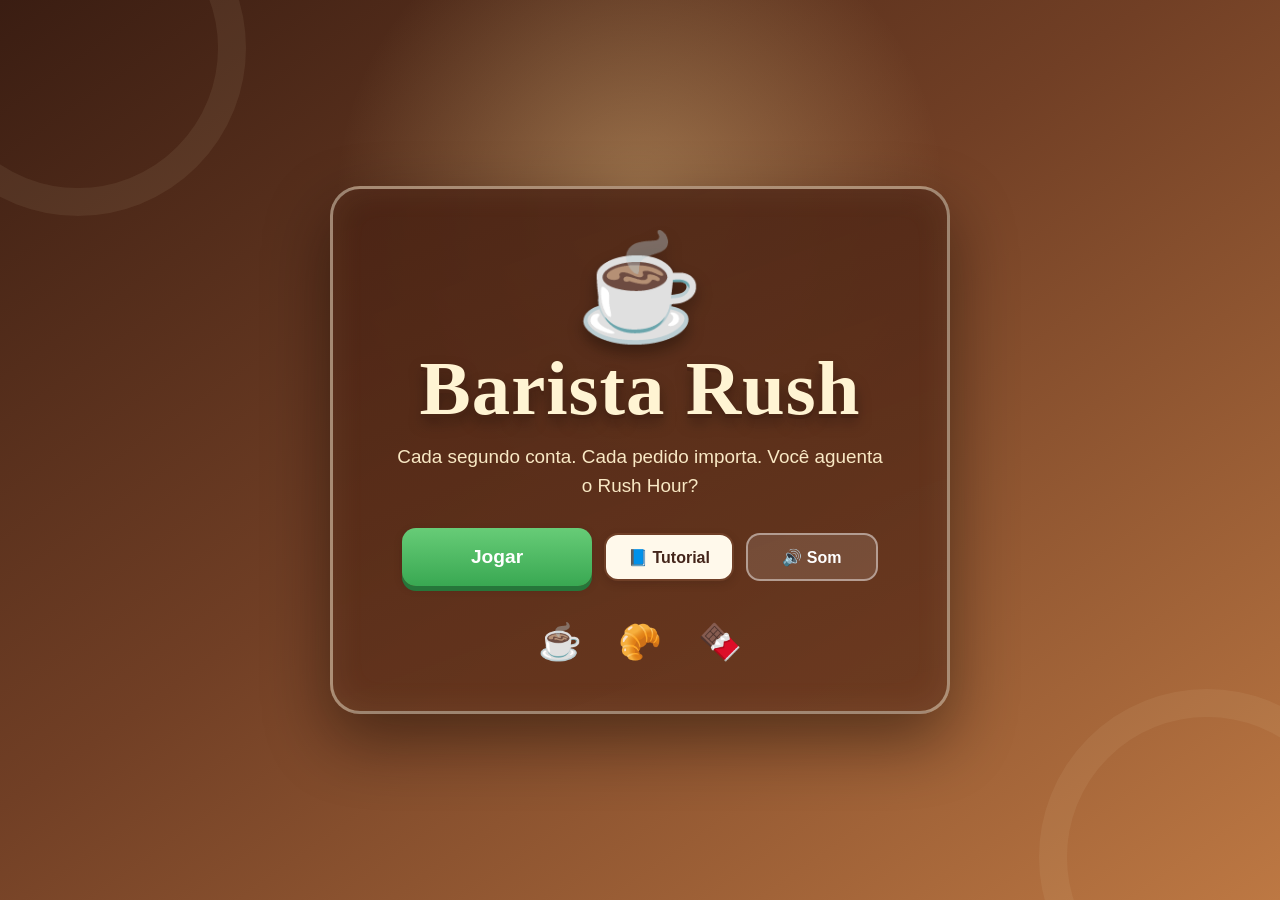
<file: index.html>
<!DOCTYPE html>
<html lang="pt-BR">

<head>
    <meta charset="UTF-8">

    <meta
        name="viewport"
        content="width=device-width, initial-scale=1.0"
    >

    <meta
        name="description"
        content="Barista Rush, um jogo de gerenciamento de cafeteria."
    >

    <title>Barista Rush</title>

    <link rel="stylesheet" href="css/style.css">

    <script src="js/script.js" defer></script>
</head>

<body>

    <!-- =====================================================
         TELA DE ABERTURA
    ====================================================== -->
    <section
        class="splash-screen"
        id="splashScreen"
        aria-labelledby="splashTitle"
    >
        <div class="splash-card">

            <div class="splash-icon" aria-hidden="true">
                ☕
            </div>

            <h1 id="splashTitle">
                Barista Rush
            </h1>

            <p class="splash-subtitle">
                Cada segundo conta. Cada pedido importa.
                Você aguenta o Rush Hour?
            </p>

            <div class="splash-actions">

                <button
                    class="primary-button splash-button"
                    id="startBtn"
                    type="button"
                >
                    Jogar
                </button>

                <a
                    class="secondary-button tutorial-button"
                    href="tutorial.html"
                >
                    📘 Tutorial
                </a>

                <button
                    class="sound-toggle-button splash-sound-button"
                    type="button"
                    data-sound-toggle
                    aria-label="Silenciar sons do jogo"
                    aria-pressed="false"
                >
                    🔊 Som
                </button>

            </div>

            <div
                class="splash-decorations"
                aria-hidden="true"
            >
                <span>☕</span>
                <span>🥐</span>
                <span>🍫</span>
            </div>

        </div>
    </section>


    <!-- =====================================================
         APLICAÇÃO PRINCIPAL
    ====================================================== -->
    <div class="game-app" id="gameApp">

        <!-- =================================================
             HUD
        ================================================== -->
        <header class="hud">

            <div class="hud-group hud-progress">

                <div class="hud-item">
                    <span class="hud-label">Dia</span>

                    <strong id="dayValue">
                        1
                    </strong>
                </div>

                <div class="hud-item">
                    <span class="hud-label">Nível</span>

                    <strong id="levelValue">
                        1
                    </strong>
                </div>

                <div class="hud-item hud-item-score">
                    <span class="hud-label">Pontos</span>

                    <strong id="scoreValue">
                        0
                    </strong>
                </div>

                <div class="hud-item hud-item-coins">
                    <span class="hud-label">Moedas</span>

                    <strong>
                        🪙
                        <span id="coinsValue">0</span>
                    </strong>
                </div>

            </div>


            <div class="hud-satisfaction">

                <div class="satisfaction-header">

                    <span class="hud-label">
                        Satisfação
                    </span>

                    <strong id="satisfactionValue">
                        100%
                    </strong>

                </div>

                <div
                    class="satisfaction-track"
                    role="progressbar"
                    aria-label="Satisfação da cafeteria"
                    aria-valuemin="0"
                    aria-valuemax="100"
                    aria-valuenow="100"
                    id="satisfactionTrack"
                >
                    <div
                        class="satisfaction-fill"
                        id="satisfactionFill"
                    ></div>
                </div>

            </div>


            <div class="hud-actions">

                <div class="day-timer">
                    <span aria-hidden="true">⏱</span>

                    <strong id="dayTimerValue">
                        02:00
                    </strong>
                </div>

                <button
                    class="hud-button sound-toggle-button"
                    type="button"
                    data-sound-toggle
                    aria-label="Silenciar sons do jogo"
                    aria-pressed="false"
                >
                    🔊 Som
                </button>

                <button
                    class="hud-button"
                    id="shopBtn"
                    type="button"
                    aria-label="Abrir loja"
                >
                    🛒 Loja
                </button>

                <button
                    class="hud-button"
                    id="pauseBtn"
                    type="button"
                    aria-label="Pausar jogo"
                >
                    ⏸ Pausar
                </button>

            </div>

        </header>


        <!-- =================================================
             CONTEÚDO PRINCIPAL
        ================================================== -->
        <main class="game-main">

            <!-- =============================================
                 PAINEL DA FILA
            ============================================== -->
            <aside
                class="queue-panel"
                aria-labelledby="queueTitle"
            >
                <div class="panel-title">

                    <div>
                        <span class="panel-icon" aria-hidden="true">
                            🚶
                        </span>

                        <h2 id="queueTitle">
                            Fila
                        </h2>
                    </div>

                    <span
                        class="queue-counter"
                        id="queueCounter"
                    >
                        0/3
                    </span>

                </div>

                <p class="queue-description">
                    Clientes esperando por uma mesa.
                </p>

                <div
                    class="queue-list"
                    id="queueList"
                >

                    <div
                        class="queue-slot"
                        data-queue-position="0"
                    >
                        <span class="queue-empty">
                            Vazio
                        </span>
                    </div>

                    <div
                        class="queue-slot"
                        data-queue-position="1"
                    >
                        <span class="queue-empty">
                            Vazio
                        </span>
                    </div>

                    <div
                        class="queue-slot"
                        data-queue-position="2"
                    >
                        <span class="queue-empty">
                            Vazio
                        </span>
                    </div>

                </div>

                <div class="queue-warning" id="queueWarning">
                    A fila está tranquila.
                </div>

            </aside>


            <!-- =============================================
                 CAFETERIA
            ============================================== -->
            <section
                class="cafeteria"
                aria-label="Salão da cafeteria"
            >

                <div class="cafeteria-window">

                    <div class="window-panel"></div>
                    <div class="window-panel"></div>
                    <div class="window-panel"></div>
                    <div class="window-panel"></div>

                </div>


                <!-- =========================================
                     PISO E MESAS
                ========================================== -->
                <div class="cafeteria-floor" id="cafeFloor">

                    <!-- Camada para animação de personagens -->
                    <div
                        class="movement-layer"
                        id="movementLayer"
                        aria-hidden="true"
                    ></div>

                    <!-- Camada para as sujeiras -->
                    <div
                        class="dirt-layer"
                        id="dirtLayer"
                        aria-label="Sujeiras no chão"
                    ></div>


                    <div class="tables-grid" id="tablesGrid">

                        <!-- ===============================
                             MESA 1 — DESBLOQUEADA
                        ================================ -->
                        <article
                            class="table-slot is-unlocked"
                            data-table-id="1"
                            data-table-state="empty"
                            tabindex="0"
                            role="button"
                            aria-label="Mesa 1, disponível"
                        >

                            <div class="table-number">
                                Mesa 1
                            </div>

                            <div class="order-bubble is-hidden">

                                <strong class="order-recipe-name">
                                    Pedido
                                </strong>

                                <div class="order-ingredients"></div>

                                <span class="order-time-hint">
                                    Pontuação total por 10 segundos
                                </span>

                            </div>

                            <div class="customer-layer"></div>

                            <img
                                src="img/furniture/mesa.png"
                                class="table-image"
                                alt="Mesa redonda da cafeteria"
                            >

                            <div class="customer-patience is-hidden">

                                <div class="patience-track">
                                    <div class="patience-fill"></div>
                                </div>

                                <span class="patience-value">
                                    100%
                                </span>

                            </div>

                            <div class="table-status">
                                Disponível
                            </div>

                        </article>


                        <!-- ===============================
                             MESA 2 — DESBLOQUEADA
                        ================================ -->
                        <article
                            class="table-slot is-unlocked"
                            data-table-id="2"
                            data-table-state="empty"
                            tabindex="0"
                            role="button"
                            aria-label="Mesa 2, disponível"
                        >

                            <div class="table-number">
                                Mesa 2
                            </div>

                            <div class="order-bubble is-hidden">

                                <strong class="order-recipe-name">
                                    Pedido
                                </strong>

                                <div class="order-ingredients"></div>

                                <span class="order-time-hint">
                                    Pontuação total por 10 segundos
                                </span>

                            </div>

                            <div class="customer-layer"></div>

                            <img
                                src="img/furniture/mesa.png"
                                class="table-image"
                                alt="Mesa redonda da cafeteria"
                            >

                            <div class="customer-patience is-hidden">

                                <div class="patience-track">
                                    <div class="patience-fill"></div>
                                </div>

                                <span class="patience-value">
                                    100%
                                </span>

                            </div>

                            <div class="table-status">
                                Disponível
                            </div>

                        </article>


                        <!-- ===============================
                             MESA 3 — DESBLOQUEADA
                        ================================ -->
                        <article
                            class="table-slot is-unlocked"
                            data-table-id="3"
                            data-table-state="empty"
                            tabindex="0"
                            role="button"
                            aria-label="Mesa 3, disponível"
                        >

                            <div class="table-number">
                                Mesa 3
                            </div>

                            <div class="order-bubble is-hidden">

                                <strong class="order-recipe-name">
                                    Pedido
                                </strong>

                                <div class="order-ingredients"></div>

                                <span class="order-time-hint">
                                    Pontuação total por 10 segundos
                                </span>

                            </div>

                            <div class="customer-layer"></div>

                            <img
                                src="img/furniture/mesa.png"
                                class="table-image"
                                alt="Mesa redonda da cafeteria"
                            >

                            <div class="customer-patience is-hidden">

                                <div class="patience-track">
                                    <div class="patience-fill"></div>
                                </div>

                                <span class="patience-value">
                                    100%
                                </span>

                            </div>

                            <div class="table-status">
                                Disponível
                            </div>

                        </article>


                        <!-- ===============================
                             MESA 4 — BLOQUEADA
                        ================================ -->
                        <article
                            class="table-slot is-locked"
                            data-table-id="4"
                            data-table-state="locked"
                            tabindex="-1"
                            aria-label="Posição da Mesa 4, bloqueada"
                        >

                            <div class="table-number">
                                Mesa 4
                            </div>

                            <div class="locked-table-placeholder">

                                <span class="locked-icon">
                                    🔒
                                </span>

                                <strong>
                                    Espaço disponível
                                </strong>

                                <span>
                                    Compre a Mesa 4 na loja
                                </span>

                            </div>

                            <div class="order-bubble is-hidden">

                                <strong class="order-recipe-name">
                                    Pedido
                                </strong>

                                <div class="order-ingredients"></div>

                                <span class="order-time-hint">
                                    Pontuação total por 10 segundos
                                </span>

                            </div>

                            <div class="customer-layer"></div>

                            <img
                                src="img/furniture/mesa.png"
                                class="table-image"
                                alt="Mesa redonda da cafeteria"
                            >

                            <div class="customer-patience is-hidden">

                                <div class="patience-track">
                                    <div class="patience-fill"></div>
                                </div>

                                <span class="patience-value">
                                    100%
                                </span>

                            </div>

                            <div class="table-status">
                                Bloqueada
                            </div>

                        </article>


                        <!-- ===============================
                             MESA 5 — BLOQUEADA
                        ================================ -->
                        <article
                            class="table-slot is-locked"
                            data-table-id="5"
                            data-table-state="locked"
                            tabindex="-1"
                            aria-label="Posição da Mesa 5, bloqueada"
                        >

                            <div class="table-number">
                                Mesa 5
                            </div>

                            <div class="locked-table-placeholder">

                                <span class="locked-icon">
                                    🔒
                                </span>

                                <strong>
                                    Espaço disponível
                                </strong>

                                <span>
                                    Compre a Mesa 5 na loja
                                </span>

                            </div>

                            <div class="order-bubble is-hidden">

                                <strong class="order-recipe-name">
                                    Pedido
                                </strong>

                                <div class="order-ingredients"></div>

                                <span class="order-time-hint">
                                    Pontuação total por 10 segundos
                                </span>

                            </div>

                            <div class="customer-layer"></div>

                            <img
                                src="img/furniture/mesa.png"
                                class="table-image"
                                alt="Mesa redonda da cafeteria"
                            >

                            <div class="customer-patience is-hidden">

                                <div class="patience-track">
                                    <div class="patience-fill"></div>
                                </div>

                                <span class="patience-value">
                                    100%
                                </span>

                            </div>

                            <div class="table-status">
                                Bloqueada
                            </div>

                        </article>


                        <!-- ===============================
                             MESA 6 — BLOQUEADA
                        ================================ -->
                        <article
                            class="table-slot is-locked"
                            data-table-id="6"
                            data-table-state="locked"
                            tabindex="-1"
                            aria-label="Posição da Mesa 6, bloqueada"
                        >

                            <div class="table-number">
                                Mesa 6
                            </div>

                            <div class="locked-table-placeholder">

                                <span class="locked-icon">
                                    🔒
                                </span>

                                <strong>
                                    Espaço disponível
                                </strong>

                                <span>
                                    Compre a Mesa 6 na loja
                                </span>

                            </div>

                            <div class="order-bubble is-hidden">

                                <strong class="order-recipe-name">
                                    Pedido
                                </strong>

                                <div class="order-ingredients"></div>

                                <span class="order-time-hint">
                                    Pontuação total por 10 segundos
                                </span>

                            </div>

                            <div class="customer-layer"></div>

                            <img
                                src="img/furniture/mesa.png"
                                class="table-image"
                                alt="Mesa redonda da cafeteria"
                            >

                            <div class="customer-patience is-hidden">

                                <div class="patience-track">
                                    <div class="patience-fill"></div>
                                </div>

                                <span class="patience-value">
                                    100%
                                </span>

                            </div>

                            <div class="table-status">
                                Bloqueada
                            </div>

                        </article>

                    </div>

                </div>


                <!-- =========================================
                     BALCÃO
                ========================================== -->
                <div class="counter">

                    <div class="barista-area">

                        <img
                            src="img/characters/barista.png"
                            class="barista-image"
                            alt="Barista"
                        >

                        <div class="barista-message" id="baristaMessage">
                            Selecione uma mesa com pedido.
                        </div>

                    </div>


                    <div class="selected-order-panel">

                        <span class="small-label">
                            Pedido selecionado
                        </span>

                        <strong id="selectedTableLabel">
                            Nenhuma mesa selecionada
                        </strong>

                        <span id="selectedRecipeLabel">
                            Clique em uma mesa ocupada para atender.
                        </span>

                    </div>

                </div>

            </section>

        </main>


        <!-- =================================================
             ESTAÇÃO DE PREPARO
        ================================================== -->
        <section
            class="preparation-panel"
            aria-labelledby="preparationTitle"
        >

            <div class="preparation-header">

                <div>
                    <span class="small-label">
                        Estação de trabalho
                    </span>

                    <h2 id="preparationTitle">
                        Preparar bebida
                    </h2>
                </div>

                <div class="preparation-limit">
                    Ingredientes:
                    <strong id="preparationCount">0</strong>/6
                </div>

            </div>


            <div class="preparation-content">

                <!-- Ingredientes disponíveis -->
                <div class="ingredients-panel">

                    <span class="section-label">
                        Ingredientes
                    </span>

                    <div class="ingredient-buttons">

                        <button
                            class="ingredient-button"
                            type="button"
                            data-ingredient="cafe"
                            data-unlock-level="1"
                            aria-label="Adicionar café"
                            title="Café"
                        >
                            <span class="ingredient-icon">☕</span>
                            <span class="ingredient-name">Café</span>
                        </button>

                        <button
                            class="ingredient-button"
                            type="button"
                            data-ingredient="leite"
                            data-unlock-level="1"
                            aria-label="Adicionar leite"
                            title="Leite"
                        >
                            <span class="ingredient-icon">🥛</span>
                            <span class="ingredient-name">Leite</span>
                        </button>

                        <button
                            class="ingredient-button is-locked"
                            type="button"
                            data-ingredient="acucar"
                            data-unlock-level="2"
                            aria-label="Açúcar bloqueado até o nível 2"
                            title="Açúcar"
                            disabled
                        >
                            <span class="ingredient-icon">🍬</span>
                            <span class="ingredient-name">Açúcar</span>
                            <span class="ingredient-lock">🔒 2</span>
                        </button>

                        <button
                            class="ingredient-button is-locked"
                            type="button"
                            data-ingredient="canela"
                            data-unlock-level="2"
                            aria-label="Canela bloqueada até o nível 2"
                            title="Canela"
                            disabled
                        >
                            <span class="ingredient-icon">🌿</span>
                            <span class="ingredient-name">Canela</span>
                            <span class="ingredient-lock">🔒 2</span>
                        </button>

                        <button
                            class="ingredient-button is-locked"
                            type="button"
                            data-ingredient="chocolate"
                            data-unlock-level="3"
                            aria-label="Chocolate bloqueado até o nível 3"
                            title="Chocolate"
                            disabled
                        >
                            <span class="ingredient-icon">🍫</span>
                            <span class="ingredient-name">Chocolate</span>
                            <span class="ingredient-lock">🔒 3</span>
                        </button>

                        <button
                            class="ingredient-button is-locked"
                            type="button"
                            data-ingredient="chantilly"
                            data-unlock-level="3"
                            aria-label="Chantilly bloqueado até o nível 3"
                            title="Chantilly"
                            disabled
                        >
                            <span class="ingredient-icon">🍦</span>
                            <span class="ingredient-name">Chantilly</span>
                            <span class="ingredient-lock">🔒 3</span>
                        </button>


                        <button
                            class="ingredient-button is-locked"
                            type="button"
                            data-ingredient="caramelo"
                            data-unlock-level="4"
                            aria-label="Caramelo bloqueado até o nível 4"
                            title="Caramelo"
                            disabled
                        >
                            <span class="ingredient-icon">🍯</span>
                            <span class="ingredient-name">Caramelo</span>
                            <span class="ingredient-lock">🔒 4</span>
                        </button>

                        <button
                            class="ingredient-button is-locked"
                            type="button"
                            data-ingredient="baunilha"
                            data-unlock-level="4"
                            aria-label="Baunilha bloqueada até o nível 4"
                            title="Baunilha"
                            disabled
                        >
                            <span class="ingredient-icon">🌼</span>
                            <span class="ingredient-name">Baunilha</span>
                            <span class="ingredient-lock">🔒 4</span>
                        </button>

                    </div>

                </div>


                <!-- Bebida em preparo -->
                <div class="current-preparation">

                    <span class="section-label">
                        Bebida em preparo
                    </span>

                    <div
                        class="preparation-cup"
                        aria-hidden="true"
                    >
                        ☕
                    </div>

                    <div
                        class="selected-ingredients"
                        id="selectedIngredients"
                        aria-live="polite"
                    >
                        <span class="empty-preparation">
                            Nenhum ingrediente adicionado
                        </span>
                    </div>

                </div>


                <!-- Botões de ação -->
                <div class="preparation-actions">

                    <button
                        class="action-button undo-button"
                        id="undoIngredientBtn"
                        type="button"
                    >
                        ↩ Desfazer
                    </button>

                    <button
                        class="action-button clear-button"
                        id="clearPreparationBtn"
                        type="button"
                    >
                        🗑 Limpar
                    </button>

                    <button
                        class="action-button serve-button"
                        id="serveBtn"
                        type="button"
                    >
                        ✅ Servir
                    </button>

                </div>

            </div>

        </section>

    </div>


    <!-- =====================================================
         MODAL DE INÍCIO DO DIA
    ====================================================== -->
    <section
        class="modal is-hidden"
        id="dayStartModal"
        role="dialog"
        aria-modal="true"
        aria-labelledby="dayStartTitle"
    >
        <div class="modal-card small-modal">

            <span class="modal-icon" aria-hidden="true">
                🌅
            </span>

            <h2 id="dayStartTitle">
                Dia <span id="dayStartNumber">1</span>
            </h2>

            <p>
                Prepare-se para atender os clientes e manter
                a cafeteria organizada.
            </p>

            <div class="day-objectives">

                <span>⏱ Expediente de 2 minutos</span>
                <span>👥 Fila máxima de 3 clientes</span>
                <span>✨ Limpe as sujeiras rapidamente</span>

            </div>

            <button
                class="primary-button"
                id="beginDayBtn"
                type="button"
            >
                Iniciar expediente
            </button>

        </div>
    </section>


    <!-- =====================================================
         LOJA
    ====================================================== -->
    <section
        class="modal is-hidden"
        id="shopModal"
        role="dialog"
        aria-modal="true"
        aria-labelledby="shopTitle"
    >
        <div class="modal-card shop-modal-card">

            <div class="modal-header">

                <div>
                    <span class="small-label">
                        Melhorias da cafeteria
                    </span>

                    <h2 id="shopTitle">
                        Loja de mesas
                    </h2>
                </div>

                <button
                    class="modal-close-button"
                    id="closeShopBtn"
                    type="button"
                    aria-label="Fechar loja"
                >
                    ✕
                </button>

            </div>


            <div class="shop-balance">
                Seu saldo:
                <strong>
                    🪙 <span id="shopCoinsValue">0</span>
                </strong>
            </div>


            <div class="shop-items">

                <article
                    class="shop-item"
                    data-shop-table-id="4"
                >
                    <img
                        src="img/furniture/mesa.png"
                        alt="Mesa 4"
                    >

                    <div class="shop-item-info">

                        <h3>
                            Mesa 4
                        </h3>

                        <p>
                            Adiciona mais um lugar para atender clientes.
                        </p>

                        <span class="shop-price">
                            🪙 500
                        </span>

                    </div>

                    <button
                        class="buy-table-button"
                        type="button"
                        data-buy-table="4"
                    >
                        Comprar
                    </button>

                </article>


                <article
                    class="shop-item"
                    data-shop-table-id="5"
                >
                    <img
                        src="img/furniture/mesa.png"
                        alt="Mesa 5"
                    >

                    <div class="shop-item-info">

                        <h3>
                            Mesa 5
                        </h3>

                        <p>
                            Aumenta novamente a capacidade da cafeteria.
                        </p>

                        <span class="shop-price">
                            🪙 1.500
                        </span>

                    </div>

                    <button
                        class="buy-table-button"
                        type="button"
                        data-buy-table="5"
                        disabled
                    >
                        Compre a Mesa 4 primeiro
                    </button>

                </article>


                <article
                    class="shop-item"
                    data-shop-table-id="6"
                >
                    <img
                        src="img/furniture/mesa.png"
                        alt="Mesa 6"
                    >

                    <div class="shop-item-info">

                        <h3>
                            Mesa 6
                        </h3>

                        <p>
                            Libera a capacidade máxima da cafeteria.
                        </p>

                        <span class="shop-price">
                            🪙 3.000
                        </span>

                    </div>

                    <button
                        class="buy-table-button"
                        type="button"
                        data-buy-table="6"
                        disabled
                    >
                        Compre a Mesa 5 primeiro
                    </button>

                </article>

            </div>

        </div>
    </section>


    <!-- =====================================================
         PAUSA
    ====================================================== -->
    <section
        class="modal is-hidden"
        id="pauseModal"
        role="dialog"
        aria-modal="true"
        aria-labelledby="pauseTitle"
    >
        <div class="modal-card small-modal">

            <span class="modal-icon" aria-hidden="true">
                ⏸
            </span>

            <h2 id="pauseTitle">
                Jogo pausado
            </h2>

            <p>
                O tempo, os clientes e as sujeiras estão parados.
            </p>

            <div class="modal-button-group">

                <button
                    class="primary-button"
                    id="resumeBtn"
                    type="button"
                >
                    Continuar
                </button>

                <button
                    class="secondary-button"
                    id="openShopFromPauseBtn"
                    type="button"
                >
                    Abrir loja
                </button>

                <button
                    class="secondary-button home-button"
                    id="returnToMenuBtn"
                    type="button"
                >
                    🏠 Voltar ao menu
                </button>

                <button
                    class="danger-button"
                    id="resetProgressBtn"
                    type="button"
                >
                    Apagar progresso
                </button>

            </div>

        </div>
    </section>


    <!-- =====================================================
         RESUMO DO DIA
    ====================================================== -->
    <section
        class="modal is-hidden"
        id="daySummaryModal"
        role="dialog"
        aria-modal="true"
        aria-labelledby="daySummaryTitle"
    >
        <div class="modal-card summary-modal-card">

            <span class="modal-icon" aria-hidden="true">
                🌙
            </span>

            <h2 id="daySummaryTitle">
                Expediente encerrado
            </h2>

            <p>
                Confira os resultados do dia.
            </p>

            <div class="summary-grid">

                <div class="summary-item">
                    <span>Clientes atendidos</span>
                    <strong id="summaryServedCustomers">0</strong>
                </div>

                <div class="summary-item">
                    <span>Clientes perdidos</span>
                    <strong id="summaryLostCustomers">0</strong>
                </div>

                <div class="summary-item">
                    <span>Pontos ganhos</span>
                    <strong id="summaryScore">0</strong>
                </div>

                <div class="summary-item">
                    <span>Moedas ganhas</span>
                    <strong id="summaryCoins">0</strong>
                </div>

                <div class="summary-item">
                    <span>Sujeiras limpas</span>
                    <strong id="summaryCleanedDirt">0</strong>
                </div>

                <div class="summary-item">
                    <span>Satisfação final</span>
                    <strong id="summarySatisfaction">100%</strong>
                </div>

            </div>

            <div class="modal-button-group horizontal-buttons">

                <button
                    class="secondary-button"
                    id="summaryShopBtn"
                    type="button"
                >
                    🛒 Ir para a loja
                </button>

                <button
                    class="primary-button"
                    id="nextDayBtn"
                    type="button"
                >
                    Próximo dia
                </button>

            </div>

        </div>
    </section>


    <!-- =====================================================
         SUBIDA DE NÍVEL
    ====================================================== -->
    <section
        class="modal is-hidden"
        id="levelUpModal"
        role="dialog"
        aria-modal="true"
        aria-labelledby="levelUpTitle"
    >
        <div class="modal-card small-modal level-up-card">

            <span class="modal-icon" aria-hidden="true">
                ⭐
            </span>

            <h2 id="levelUpTitle">
                Novo nível!
            </h2>

            <p>
                Você chegou ao nível
                <strong id="newLevelValue">2</strong>.
            </p>

            <div
                class="unlock-list"
                id="unlockList"
            ></div>

            <button
                class="primary-button"
                id="closeLevelUpBtn"
                type="button"
            >
                Continuar
            </button>

        </div>
    </section>


    <!-- =====================================================
         FIM DE JOGO
    ====================================================== -->
    <section
        class="modal is-hidden"
        id="gameOverModal"
        role="dialog"
        aria-modal="true"
        aria-labelledby="gameOverTitle"
    >
        <div class="modal-card small-modal game-over-card">

            <span class="modal-icon" aria-hidden="true">
                😞
            </span>

            <h2 id="gameOverTitle">
                A cafeteria perdeu a reputação
            </h2>

            <p>
                A satisfação chegou a zero.
                O progresso permanente foi preservado.
            </p>

            <div class="game-over-score">
                Pontuação total:
                <strong id="gameOverScore">0</strong>
            </div>

            <button
                class="primary-button"
                id="restartGameBtn"
                type="button"
            >
                Recomeçar o dia
            </button>

        </div>
    </section>


    <!-- =====================================================
         CONFIRMAÇÃO PARA APAGAR PROGRESSO
    ====================================================== -->
    <section
        class="modal is-hidden"
        id="resetConfirmationModal"
        role="dialog"
        aria-modal="true"
        aria-labelledby="resetConfirmationTitle"
    >
        <div class="modal-card small-modal">

            <span class="modal-icon" aria-hidden="true">
                ⚠️
            </span>

            <h2 id="resetConfirmationTitle">
                Apagar todo o progresso?
            </h2>

            <p>
                Essa ação apagará moedas, nível, pontuação,
                mesas compradas e recordes.
            </p>

            <div class="modal-button-group horizontal-buttons">

                <button
                    class="secondary-button"
                    id="cancelResetBtn"
                    type="button"
                >
                    Cancelar
                </button>

                <button
                    class="danger-button"
                    id="confirmResetBtn"
                    type="button"
                >
                    Apagar
                </button>

            </div>

        </div>
    </section>


    <!-- =====================================================
         AVISOS E FEEDBACKS
    ====================================================== -->
    <div
        class="toast-container"
        id="toastContainer"
        aria-live="polite"
        aria-atomic="true"
    ></div>

</body>

</html>
</file>
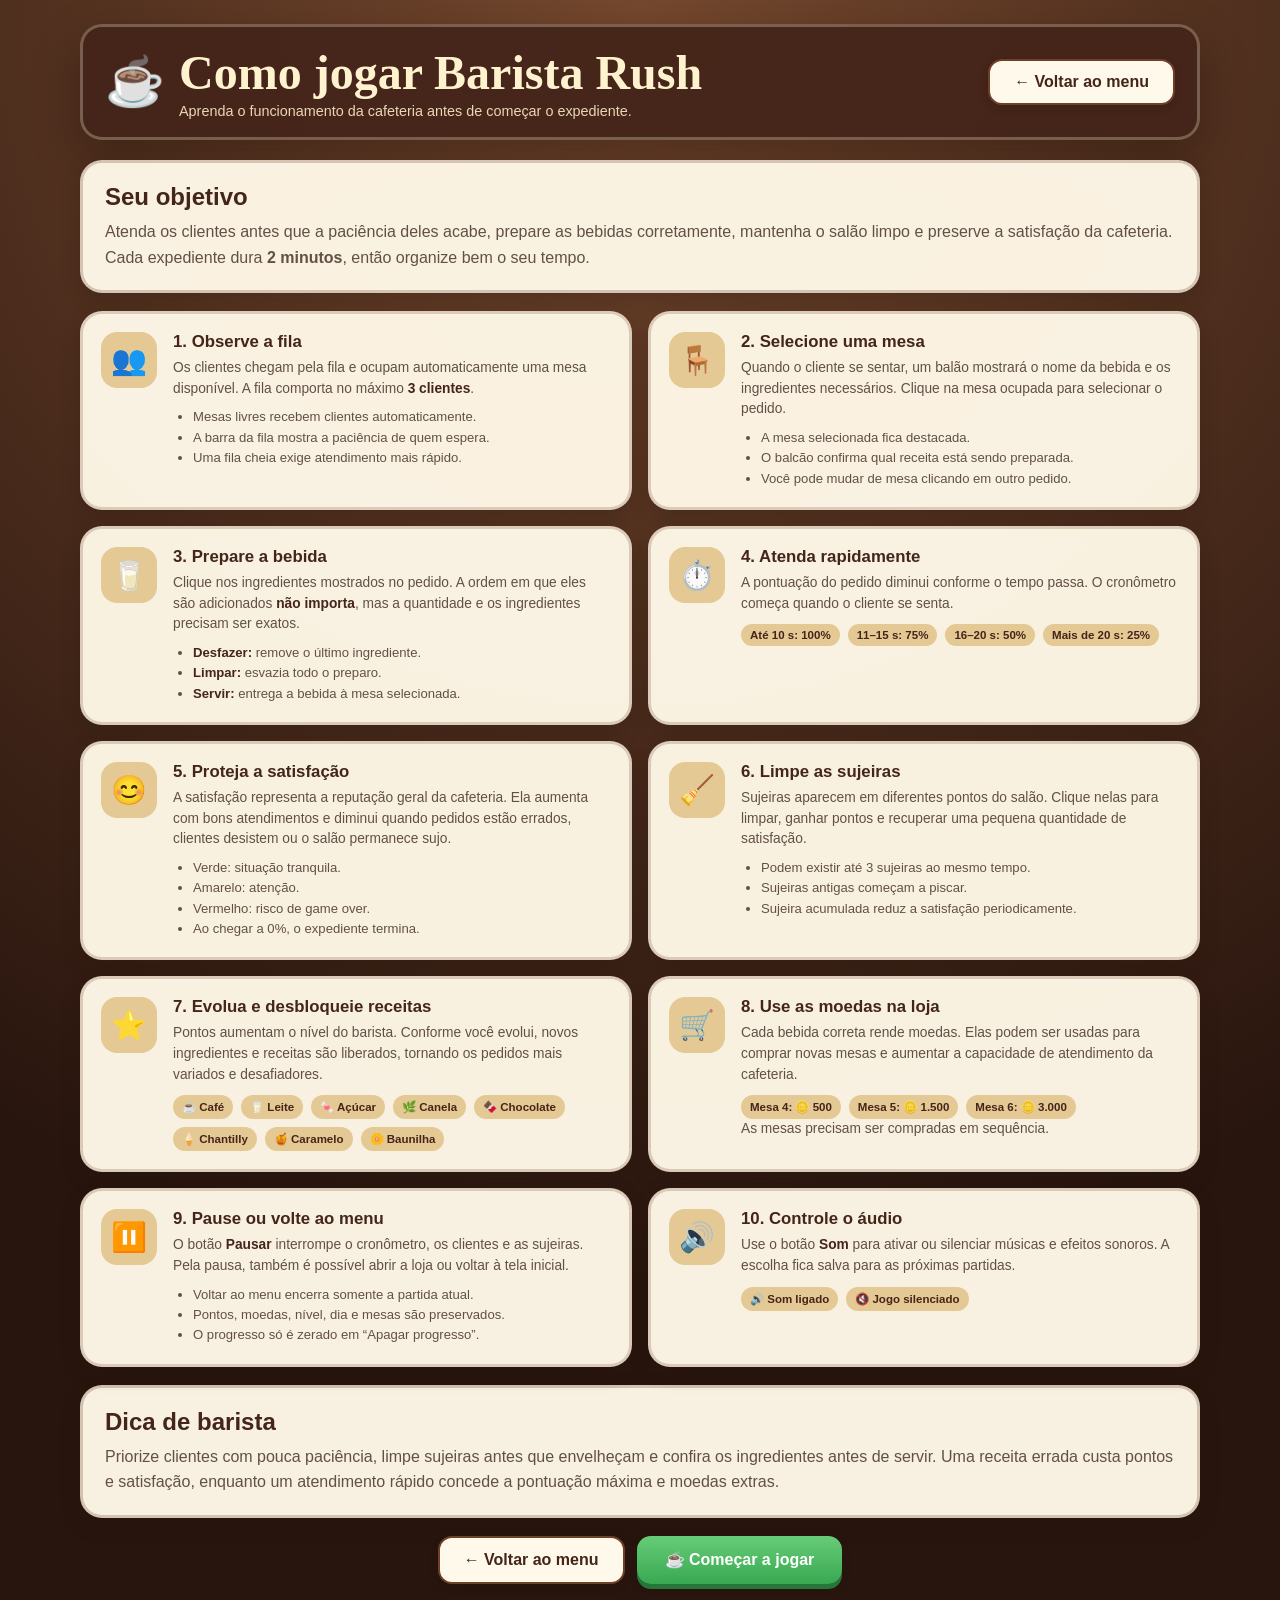
<file: tutorial.html>
<!DOCTYPE html>
<html lang="pt-BR">

<head>
    <meta charset="UTF-8">

    <meta
        name="viewport"
        content="width=device-width, initial-scale=1.0"
    >

    <meta
        name="description"
        content="Tutorial do Barista Rush: aprenda a atender clientes, preparar bebidas e administrar a cafeteria."
    >

    <title>Tutorial — Barista Rush</title>

    <link rel="stylesheet" href="css/style.css">
</head>

<body class="tutorial-page">

    <main class="tutorial-shell">

        <!-- =================================================
             CABEÇALHO
        ================================================== -->
        <header class="tutorial-header">

            <div class="tutorial-brand">

                <span
                    class="tutorial-brand-icon"
                    aria-hidden="true"
                >
                    ☕
                </span>

                <div>
                    <h1>Como jogar Barista Rush</h1>

                    <p>
                        Aprenda o funcionamento da cafeteria antes
                        de começar o expediente.
                    </p>
                </div>

            </div>

            <a
                class="secondary-button tutorial-back-button"
                href="index.html"
            >
                ← Voltar ao menu
            </a>

        </header>


        <!-- =================================================
             INTRODUÇÃO
        ================================================== -->
        <section class="tutorial-introduction">

            <h2>Seu objetivo</h2>

            <p>
                Atenda os clientes antes que a paciência deles acabe,
                prepare as bebidas corretamente, mantenha o salão limpo
                e preserve a satisfação da cafeteria. Cada expediente
                dura <strong>2 minutos</strong>, então organize bem o seu tempo.
            </p>

        </section>


        <!-- =================================================
             CONTEÚDO DO TUTORIAL
        ================================================== -->
        <div class="tutorial-grid">

            <article class="tutorial-card">

                <div
                    class="tutorial-card-icon"
                    aria-hidden="true"
                >
                    👥
                </div>

                <div>
                    <h2>1. Observe a fila</h2>

                    <p>
                        Os clientes chegam pela fila e ocupam automaticamente
                        uma mesa disponível. A fila comporta no máximo
                        <strong>3 clientes</strong>.
                    </p>

                    <ul class="tutorial-steps">
                        <li>Mesas livres recebem clientes automaticamente.</li>
                        <li>A barra da fila mostra a paciência de quem espera.</li>
                        <li>Uma fila cheia exige atendimento mais rápido.</li>
                    </ul>
                </div>

            </article>


            <article class="tutorial-card">

                <div
                    class="tutorial-card-icon"
                    aria-hidden="true"
                >
                    🪑
                </div>

                <div>
                    <h2>2. Selecione uma mesa</h2>

                    <p>
                        Quando o cliente se sentar, um balão mostrará o nome
                        da bebida e os ingredientes necessários. Clique na
                        mesa ocupada para selecionar o pedido.
                    </p>

                    <ul class="tutorial-steps">
                        <li>A mesa selecionada fica destacada.</li>
                        <li>O balcão confirma qual receita está sendo preparada.</li>
                        <li>Você pode mudar de mesa clicando em outro pedido.</li>
                    </ul>
                </div>

            </article>


            <article class="tutorial-card">

                <div
                    class="tutorial-card-icon"
                    aria-hidden="true"
                >
                    🥛
                </div>

                <div>
                    <h2>3. Prepare a bebida</h2>

                    <p>
                        Clique nos ingredientes mostrados no pedido. A ordem
                        em que eles são adicionados <strong>não importa</strong>,
                        mas a quantidade e os ingredientes precisam ser exatos.
                    </p>

                    <ul class="tutorial-steps">
                        <li><strong>Desfazer:</strong> remove o último ingrediente.</li>
                        <li><strong>Limpar:</strong> esvazia todo o preparo.</li>
                        <li><strong>Servir:</strong> entrega a bebida à mesa selecionada.</li>
                    </ul>
                </div>

            </article>


            <article class="tutorial-card">

                <div
                    class="tutorial-card-icon"
                    aria-hidden="true"
                >
                    ⏱️
                </div>

                <div>
                    <h2>4. Atenda rapidamente</h2>

                    <p>
                        A pontuação do pedido diminui conforme o tempo passa.
                        O cronômetro começa quando o cliente se senta.
                    </p>

                    <div class="tutorial-legend">
                        <span>Até 10 s: 100%</span>
                        <span>11–15 s: 75%</span>
                        <span>16–20 s: 50%</span>
                        <span>Mais de 20 s: 25%</span>
                    </div>
                </div>

            </article>


            <article class="tutorial-card">

                <div
                    class="tutorial-card-icon"
                    aria-hidden="true"
                >
                    😊
                </div>

                <div>
                    <h2>5. Proteja a satisfação</h2>

                    <p>
                        A satisfação representa a reputação geral da cafeteria.
                        Ela aumenta com bons atendimentos e diminui quando
                        pedidos estão errados, clientes desistem ou o salão
                        permanece sujo.
                    </p>

                    <ul class="tutorial-steps">
                        <li>Verde: situação tranquila.</li>
                        <li>Amarelo: atenção.</li>
                        <li>Vermelho: risco de game over.</li>
                        <li>Ao chegar a 0%, o expediente termina.</li>
                    </ul>
                </div>

            </article>


            <article class="tutorial-card">

                <div
                    class="tutorial-card-icon"
                    aria-hidden="true"
                >
                    🧹
                </div>

                <div>
                    <h2>6. Limpe as sujeiras</h2>

                    <p>
                        Sujeiras aparecem em diferentes pontos do salão.
                        Clique nelas para limpar, ganhar pontos e recuperar
                        uma pequena quantidade de satisfação.
                    </p>

                    <ul class="tutorial-steps">
                        <li>Podem existir até 3 sujeiras ao mesmo tempo.</li>
                        <li>Sujeiras antigas começam a piscar.</li>
                        <li>Sujeira acumulada reduz a satisfação periodicamente.</li>
                    </ul>
                </div>

            </article>


            <article class="tutorial-card">

                <div
                    class="tutorial-card-icon"
                    aria-hidden="true"
                >
                    ⭐
                </div>

                <div>
                    <h2>7. Evolua e desbloqueie receitas</h2>

                    <p>
                        Pontos aumentam o nível do barista. Conforme você
                        evolui, novos ingredientes e receitas são liberados,
                        tornando os pedidos mais variados e desafiadores.
                    </p>

                    <div class="tutorial-legend">
                        <span>☕ Café</span>
                        <span>🥛 Leite</span>
                        <span>🍬 Açúcar</span>
                        <span>🌿 Canela</span>
                        <span>🍫 Chocolate</span>
                        <span>🍦 Chantilly</span>
                        <span>🍯 Caramelo</span>
                        <span>🌼 Baunilha</span>
                    </div>
                </div>

            </article>


            <article class="tutorial-card">

                <div
                    class="tutorial-card-icon"
                    aria-hidden="true"
                >
                    🛒
                </div>

                <div>
                    <h2>8. Use as moedas na loja</h2>

                    <p>
                        Cada bebida correta rende moedas. Elas podem ser
                        usadas para comprar novas mesas e aumentar a capacidade
                        de atendimento da cafeteria.
                    </p>

                    <div class="tutorial-legend">
                        <span>Mesa 4: 🪙 500</span>
                        <span>Mesa 5: 🪙 1.500</span>
                        <span>Mesa 6: 🪙 3.000</span>
                    </div>

                    <p>
                        As mesas precisam ser compradas em sequência.
                    </p>
                </div>

            </article>


            <article class="tutorial-card">

                <div
                    class="tutorial-card-icon"
                    aria-hidden="true"
                >
                    ⏸️
                </div>

                <div>
                    <h2>9. Pause ou volte ao menu</h2>

                    <p>
                        O botão <strong>Pausar</strong> interrompe o cronômetro,
                        os clientes e as sujeiras. Pela pausa, também é possível
                        abrir a loja ou voltar à tela inicial.
                    </p>

                    <ul class="tutorial-steps">
                        <li>Voltar ao menu encerra somente a partida atual.</li>
                        <li>Pontos, moedas, nível, dia e mesas são preservados.</li>
                        <li>O progresso só é zerado em “Apagar progresso”.</li>
                    </ul>
                </div>

            </article>


            <article class="tutorial-card">

                <div
                    class="tutorial-card-icon"
                    aria-hidden="true"
                >
                    🔊
                </div>

                <div>
                    <h2>10. Controle o áudio</h2>

                    <p>
                        Use o botão <strong>Som</strong> para ativar ou silenciar
                        músicas e efeitos sonoros. A escolha fica salva para as
                        próximas partidas.
                    </p>

                    <div class="tutorial-legend">
                        <span>🔊 Som ligado</span>
                        <span>🔇 Jogo silenciado</span>
                    </div>
                </div>

            </article>

        </div>


        <!-- =================================================
             DICA FINAL
        ================================================== -->
        <section class="tutorial-final-tip">

            <h2>Dica de barista</h2>

            <p>
                Priorize clientes com pouca paciência, limpe sujeiras antes
                que envelheçam e confira os ingredientes antes de servir.
                Uma receita errada custa pontos e satisfação, enquanto um
                atendimento rápido concede a pontuação máxima e moedas extras.
            </p>

        </section>


        <!-- =================================================
             AÇÕES FINAIS
        ================================================== -->
        <nav
            class="tutorial-footer-actions"
            aria-label="Ações do tutorial"
        >

            <a
                class="secondary-button"
                href="index.html"
            >
                ← Voltar ao menu
            </a>

            <a
                class="primary-button"
                href="index.html"
            >
                ☕ Começar a jogar
            </a>

        </nav>

    </main>

</body>

</html>
</file>
<file: css/style.css>
/* =========================================================
   BARISTA RUSH
   Folha de estilos principal
========================================================= */

/* =========================================================
   VARIÁVEIS GLOBAIS
========================================================= */

:root {
    --coffee-darkest: #28150e;
    --coffee-dark: #44251a;
    --coffee-medium: #6f3f27;
    --coffee-light: #a86638;

    --cream-light: #fff8e8;
    --cream: #f6e6c6;
    --cream-dark: #e4c995;

    --wood-dark: #563119;
    --wood-medium: #8b5129;
    --wood-light: #c78549;

    --green: #39a852;
    --green-dark: #26763a;
    --green-light: #67cc77;

    --yellow: #f2bb3f;
    --orange: #db792f;
    --red: #d84b4b;
    --red-dark: #9e3030;

    --blue: #4894c7;
    --blue-dark: #2d6e9b;

    --text-dark: #2a201a;
    --text-medium: #625047;
    --text-light: #fffaf0;

    --panel-background: rgba(255, 248, 232, 0.97);
    --panel-border: rgba(79, 42, 22, 0.22);

    --shadow-small: 0 3px 8px rgba(35, 19, 11, 0.18);
    --shadow-medium: 0 8px 20px rgba(35, 19, 11, 0.24);
    --shadow-large: 0 18px 45px rgba(25, 12, 6, 0.36);

    --border-radius-small: 8px;
    --border-radius-medium: 14px;
    --border-radius-large: 22px;

    --hud-height: 92px;
    --preparation-height: 205px;
}


/* =========================================================
   RESET E CONFIGURAÇÕES GERAIS
========================================================= */

* {
    margin: 0;
    padding: 0;
    box-sizing: border-box;
}

html {
    width: 100%;
    min-height: 100%;
    background: var(--coffee-darkest);
    scroll-behavior: smooth;
}

body {
    width: 100%;
    min-height: 100vh;
    min-height: 100dvh;
    overflow-x: hidden;
    color: var(--text-dark);
    background:
        radial-gradient(
            circle at top,
            #6e432b 0%,
            var(--coffee-darkest) 72%
        );
    font-family:
        "Trebuchet MS",
        "Segoe UI",
        Arial,
        Helvetica,
        sans-serif;
}

button,
input,
select,
textarea {
    font: inherit;
}

button {
    border: 0;
}

button:focus-visible,
[role="button"]:focus-visible {
    outline: 4px solid rgba(255, 214, 82, 0.92);
    outline-offset: 3px;
}

img {
    display: block;
    max-width: 100%;
}

.is-hidden {
    display: none !important;
}


/* =========================================================
   BOTÕES GERAIS
========================================================= */

.primary-button,
.secondary-button,
.danger-button,
.hud-button,
.action-button,
.buy-table-button,
.modal-close-button {
    cursor: pointer;
    user-select: none;
    transition:
        transform 0.18s ease,
        background-color 0.18s ease,
        color 0.18s ease,
        box-shadow 0.18s ease,
        opacity 0.18s ease;
}

.primary-button {
    min-height: 48px;
    padding: 12px 28px;
    border-radius: var(--border-radius-medium);
    color: #ffffff;
    background: linear-gradient(
        180deg,
        var(--green-light),
        var(--green)
    );
    box-shadow:
        0 5px 0 var(--green-dark),
        var(--shadow-small);
    font-size: 1rem;
    font-weight: 800;
}

.primary-button:hover {
    transform: translateY(-2px);
    filter: brightness(1.05);
    box-shadow:
        0 7px 0 var(--green-dark),
        var(--shadow-medium);
}

.primary-button:active {
    transform: translateY(3px);
    box-shadow:
        0 2px 0 var(--green-dark),
        var(--shadow-small);
}

.secondary-button {
    min-height: 46px;
    padding: 11px 24px;
    border: 2px solid var(--coffee-medium);
    border-radius: var(--border-radius-medium);
    color: var(--coffee-dark);
    background: #fff9eb;
    font-weight: 800;
    box-shadow: var(--shadow-small);
}

.secondary-button:hover {
    color: #ffffff;
    background: var(--coffee-medium);
    transform: translateY(-2px);
}

.danger-button {
    min-height: 46px;
    padding: 11px 24px;
    border-radius: var(--border-radius-medium);
    color: #ffffff;
    background: linear-gradient(
        180deg,
        #ed6868,
        var(--red)
    );
    font-weight: 800;
    box-shadow:
        0 4px 0 var(--red-dark),
        var(--shadow-small);
}

.danger-button:hover {
    transform: translateY(-2px);
    filter: brightness(1.05);
}

button:disabled {
    cursor: not-allowed;
    opacity: 0.52;
    transform: none !important;
    filter: grayscale(0.3);
    box-shadow: none;
}


/* =========================================================
   TELA DE ABERTURA
========================================================= */

.splash-screen {
    position: fixed;
    inset: 0;
    z-index: 10000;

    display: flex;
    justify-content: center;
    align-items: center;

    padding: 28px;

    background:
        radial-gradient(
            circle at 50% 22%,
            rgba(255, 220, 152, 0.36),
            transparent 32%
        ),
        linear-gradient(
            145deg,
            #3a1d12 0%,
            #713f25 45%,
            #bd7843 100%
        );

    opacity: 1;
    visibility: visible;

    transition:
        opacity 0.55s ease,
        visibility 0.55s ease;
}

.splash-screen::before,
.splash-screen::after {
    content: "";
    position: absolute;
    width: 280px;
    height: 280px;
    border: 28px solid rgba(255, 238, 202, 0.07);
    border-radius: 50%;
}

.splash-screen::before {
    top: -120px;
    left: -90px;
}

.splash-screen::after {
    right: -95px;
    bottom: -125px;
}

.splash-screen.hidden {
    opacity: 0;
    visibility: hidden;
    pointer-events: none;
}

.splash-card {
    position: relative;
    z-index: 2;

    width: min(620px, 100%);
    padding: 48px 52px;

    border: 3px solid rgba(255, 248, 224, 0.45);
    border-radius: 30px;

    color: #ffffff;
    text-align: center;

    background:
        linear-gradient(
            160deg,
            rgba(73, 35, 20, 0.94),
            rgba(105, 56, 31, 0.91)
        );

    box-shadow:
        0 26px 65px rgba(17, 7, 3, 0.48),
        inset 0 0 35px rgba(255, 223, 160, 0.08);

    animation: splash-card-enter 0.75s ease both;
}

.splash-icon {
    margin-bottom: 12px;
    font-size: clamp(4.5rem, 8vw, 7rem);
    line-height: 1;
    filter: drop-shadow(0 8px 8px rgba(0, 0, 0, 0.35));
    animation: splash-cup 2.3s ease-in-out infinite;
}

.splash-card h1 {
    margin-bottom: 14px;
    color: #fff4d3;
    font-family: Georgia, "Times New Roman", serif;
    font-size: clamp(2.7rem, 6vw, 5rem);
    line-height: 1;
    letter-spacing: 1px;
    text-shadow:
        0 4px 0 #4a2515,
        0 8px 15px rgba(0, 0, 0, 0.35);
}

.splash-subtitle {
    max-width: 490px;
    margin: 0 auto 28px;
    color: #f9e9c5;
    font-size: clamp(1rem, 2vw, 1.18rem);
    line-height: 1.55;
}

.splash-button {
    min-width: 190px;
    min-height: 58px;
    font-size: 1.2rem;
}

.splash-decorations {
    display: flex;
    justify-content: center;
    align-items: center;
    gap: 36px;

    margin-top: 35px;
    font-size: 2.2rem;
}

.splash-decorations span {
    display: block;
    animation: decoration-float 2.8s ease-in-out infinite;
}

.splash-decorations span:nth-child(2) {
    animation-delay: 0.35s;
}

.splash-decorations span:nth-child(3) {
    animation-delay: 0.7s;
}

@keyframes splash-card-enter {
    from {
        opacity: 0;
        transform: translateY(35px) scale(0.94);
    }

    to {
        opacity: 1;
        transform: translateY(0) scale(1);
    }
}

@keyframes splash-cup {
    0%,
    100% {
        transform: translateY(0) rotate(-3deg);
    }

    50% {
        transform: translateY(-13px) rotate(3deg);
    }
}

@keyframes decoration-float {
    0%,
    100% {
        transform: translateY(0) rotate(-5deg);
    }

    50% {
        transform: translateY(-11px) rotate(5deg);
    }
}


/* =========================================================
   APLICAÇÃO PRINCIPAL
========================================================= */

.game-app {
    width: min(1480px, 100%);
    min-height: 100vh;
    min-height: 100dvh;
    margin: 0 auto;

    display: flex;
    flex-direction: column;

    overflow: hidden;

    background: var(--cream);
    box-shadow: 0 0 70px rgba(0, 0, 0, 0.5);
}


/* =========================================================
   HUD
========================================================= */

.hud {
    position: relative;
    z-index: 50;

    min-height: var(--hud-height);

    display: grid;
    grid-template-columns:
        minmax(390px, 1.25fr)
        minmax(260px, 0.85fr)
        minmax(370px, 1fr);

    align-items: center;
    gap: 18px;

    padding: 13px 22px;

    color: var(--text-light);

    background:
        linear-gradient(
            180deg,
            #58311f 0%,
            var(--coffee-dark) 100%
        );

    border-bottom: 5px solid #27140d;
    box-shadow: 0 7px 16px rgba(34, 16, 8, 0.3);
}

.hud-group {
    display: flex;
    align-items: stretch;
    gap: 8px;
}

.hud-item {
    min-width: 78px;
    min-height: 58px;
    padding: 7px 12px;

    display: flex;
    flex-direction: column;
    justify-content: center;
    align-items: center;

    border: 1px solid rgba(255, 255, 255, 0.13);
    border-radius: 11px;

    background: rgba(255, 255, 255, 0.07);
}

.hud-item-score {
    min-width: 102px;
}

.hud-item-coins {
    min-width: 112px;
}

.hud-label,
.small-label,
.section-label {
    color: #e8cfa4;
    font-size: 0.7rem;
    font-weight: 800;
    letter-spacing: 0.8px;
    text-transform: uppercase;
}

.hud-item strong {
    margin-top: 2px;
    color: #ffffff;
    font-size: 1.28rem;
}

.hud-satisfaction {
    min-width: 0;
}

.satisfaction-header {
    display: flex;
    justify-content: space-between;
    align-items: center;
    gap: 12px;

    margin-bottom: 7px;
}

.satisfaction-header strong {
    color: #ffffff;
    font-size: 1rem;
}

.satisfaction-track {
    width: 100%;
    height: 18px;
    overflow: hidden;

    border: 2px solid rgba(255, 255, 255, 0.55);
    border-radius: 999px;

    background: rgba(18, 9, 5, 0.55);
    box-shadow: inset 0 2px 4px rgba(0, 0, 0, 0.3);
}

.satisfaction-fill {
    width: 100%;
    height: 100%;

    border-radius: inherit;

    background:
        repeating-linear-gradient(
            45deg,
            rgba(255, 255, 255, 0.17) 0 7px,
            transparent 7px 14px
        ),
        linear-gradient(
            90deg,
            var(--green),
            var(--green-light)
        );

    transition:
        width 0.35s ease,
        background-color 0.35s ease;
}

.satisfaction-fill.is-medium {
    background:
        repeating-linear-gradient(
            45deg,
            rgba(255, 255, 255, 0.2) 0 7px,
            transparent 7px 14px
        ),
        linear-gradient(
            90deg,
            var(--orange),
            var(--yellow)
        );
}

.satisfaction-fill.is-low {
    background:
        repeating-linear-gradient(
            45deg,
            rgba(255, 255, 255, 0.18) 0 7px,
            transparent 7px 14px
        ),
        linear-gradient(
            90deg,
            var(--red-dark),
            var(--red)
        );

    animation: satisfaction-warning 0.8s ease-in-out infinite alternate;
}

@keyframes satisfaction-warning {
    from {
        filter: brightness(0.88);
    }

    to {
        filter: brightness(1.25);
    }
}

.hud-actions {
    display: flex;
    justify-content: flex-end;
    align-items: center;
    gap: 9px;
}

.day-timer {
    min-width: 112px;
    min-height: 48px;

    display: flex;
    justify-content: center;
    align-items: center;
    gap: 8px;

    padding: 8px 13px;

    border: 1px solid rgba(255, 255, 255, 0.13);
    border-radius: 11px;

    background: rgba(255, 255, 255, 0.08);
}

.day-timer strong {
    font-size: 1.24rem;
}

.day-timer.is-warning {
    color: #ffe17d;
    animation: timer-pulse 0.8s ease-in-out infinite alternate;
}

.day-timer.is-critical {
    color: #ff8989;
    background: rgba(174, 40, 40, 0.26);
    animation: timer-pulse 0.45s ease-in-out infinite alternate;
}

@keyframes timer-pulse {
    from {
        transform: scale(1);
    }

    to {
        transform: scale(1.05);
    }
}

.hud-button {
    min-height: 46px;
    padding: 10px 15px;

    border: 2px solid rgba(255, 255, 255, 0.42);
    border-radius: 10px;

    color: #ffffff;
    background: rgba(255, 255, 255, 0.1);

    font-weight: 800;
}

.hud-button:hover {
    color: var(--coffee-dark);
    background: #fff3d4;
    transform: translateY(-2px);
}


/* =========================================================
   CONTEÚDO CENTRAL
========================================================= */

.game-main {
    flex: 1;
    min-height: 0;

    display: grid;
    grid-template-columns: 230px minmax(0, 1fr);
    gap: 0;

    background: #d4a663;
}


/* =========================================================
   FILA DE CLIENTES
========================================================= */

.queue-panel {
    position: relative;
    z-index: 20;

    min-width: 0;
    padding: 18px 15px;

    color: var(--text-dark);

    background:
        linear-gradient(
            180deg,
            #f7e7c6,
            #e5c18a
        );

    border-right: 5px solid var(--wood-dark);
    box-shadow: 5px 0 14px rgba(72, 37, 17, 0.2);
}

.panel-title {
    display: flex;
    justify-content: space-between;
    align-items: center;
    gap: 8px;
}

.panel-title > div {
    display: flex;
    align-items: center;
    gap: 8px;
}

.panel-title h2 {
    color: var(--coffee-dark);
    font-size: 1.25rem;
}

.panel-icon {
    font-size: 1.3rem;
}

.queue-counter {
    min-width: 44px;
    padding: 5px 7px;

    border-radius: 999px;

    color: #ffffff;
    background: var(--coffee-medium);

    font-size: 0.85rem;
    font-weight: 800;
    text-align: center;
}

.queue-description {
    margin: 9px 0 14px;
    color: var(--text-medium);
    font-size: 0.8rem;
    line-height: 1.4;
}

.queue-list {
    display: flex;
    flex-direction: column;
    gap: 12px;
}

.queue-slot {
    position: relative;

    min-height: 122px;

    display: flex;
    justify-content: center;
    align-items: center;

    overflow: hidden;

    border: 3px dashed rgba(88, 50, 26, 0.34);
    border-radius: var(--border-radius-medium);

    background:
        linear-gradient(
            145deg,
            rgba(255, 251, 237, 0.83),
            rgba(247, 225, 186, 0.82)
        );
}

.queue-slot.is-occupied {
    border-style: solid;
    border-color: var(--wood-medium);
    background: #fff8e8;
    box-shadow: var(--shadow-small);
}

.queue-empty {
    color: rgba(81, 54, 38, 0.46);
    font-size: 0.82rem;
    font-weight: 800;
    text-transform: uppercase;
}

.queue-customer {
    position: absolute;
    bottom: 7px;

    width: 60px;
    max-height: 105px;

    object-fit: contain;
    image-rendering: pixelated;
    filter: drop-shadow(0 5px 4px rgba(44, 22, 10, 0.22));
}

.queue-patience {
    position: absolute;
    right: 8px;
    bottom: 7px;
    left: 8px;

    height: 8px;
    overflow: hidden;

    border: 1px solid rgba(70, 38, 20, 0.5);
    border-radius: 999px;

    background: rgba(49, 25, 13, 0.3);
}

.queue-patience-fill {
    width: 100%;
    height: 100%;
    background: var(--green);
    transition:
        width 0.2s linear,
        background-color 0.2s ease;
}

.queue-position-label {
    position: absolute;
    top: 7px;
    left: 8px;

    padding: 3px 7px;

    border-radius: 999px;

    color: #ffffff;
    background: rgba(74, 40, 23, 0.84);

    font-size: 0.67rem;
    font-weight: 800;
}

.queue-warning {
    margin-top: 14px;
    padding: 9px 10px;

    border-radius: 10px;

    color: var(--green-dark);
    background: rgba(255, 255, 255, 0.58);

    font-size: 0.76rem;
    font-weight: 800;
    line-height: 1.35;
    text-align: center;
}

.queue-warning.is-busy {
    color: #8a5d0d;
    background: #fff0bd;
}

.queue-warning.is-full {
    color: #8d2929;
    background: #ffd5d5;
}


/* =========================================================
   CAFETERIA
========================================================= */

.cafeteria {
    position: relative;

    min-width: 0;
    min-height: 610px;

    display: flex;
    flex-direction: column;

    overflow: hidden;

    background: #cf9850;
}

.cafeteria-window {
    position: relative;
    z-index: 6;

    height: 75px;

    display: grid;
    grid-template-columns: repeat(4, 1fr);
    gap: 10px;

    padding: 8px 16px;

    background:
        linear-gradient(
            180deg,
            #5a3420 0 15%,
            #9e6639 15% 100%
        );

    border-bottom: 7px solid #4b2918;
}

.window-panel {
    position: relative;
    overflow: hidden;

    border: 5px solid #4f301f;
    border-radius: 4px 4px 1px 1px;

    background:
        linear-gradient(
            180deg,
            #82c8e4 0%,
            #c8eaf3 54%,
            #f1d3a0 55%,
            #d79f5b 100%
        );

    box-shadow:
        inset 0 0 0 3px rgba(255, 255, 255, 0.28),
        0 4px 4px rgba(25, 12, 5, 0.25);
}

.window-panel::before {
    content: "";
    position: absolute;
    top: 0;
    left: 48%;

    width: 5px;
    height: 100%;

    background: #4f301f;
}

.window-panel::after {
    content: "";
    position: absolute;
    top: 47%;
    left: 0;

    width: 100%;
    height: 5px;

    background: #4f301f;
}


/* =========================================================
   PISO
========================================================= */

.cafeteria-floor {
    position: relative;

    flex: 1;
    min-height: 470px;

    overflow: hidden;

    background-color: #d39b5d;
    background-image:
        linear-gradient(
            45deg,
            rgba(255, 239, 195, 0.38) 25%,
            transparent 25%
        ),
        linear-gradient(
            -45deg,
            rgba(255, 239, 195, 0.38) 25%,
            transparent 25%
        ),
        linear-gradient(
            45deg,
            transparent 75%,
            rgba(113, 63, 31, 0.18) 75%
        ),
        linear-gradient(
            -45deg,
            transparent 75%,
            rgba(113, 63, 31, 0.18) 75%
        );

    background-position:
        0 0,
        0 38px,
        38px -38px,
        -38px 0;

    background-size: 76px 76px;
}

.cafeteria-floor::before {
    content: "";
    position: absolute;
    inset: 0;

    pointer-events: none;

    background:
        radial-gradient(
            circle at 50% 50%,
            transparent 45%,
            rgba(81, 42, 20, 0.12) 100%
        );
}

.movement-layer,
.dirt-layer {
    position: absolute;
    inset: 0;
    pointer-events: none;
}

.movement-layer {
    z-index: 30;
}

.dirt-layer {
    z-index: 24;
}

.dirt-layer .dirt-item {
    pointer-events: auto;
}


/* =========================================================
   MESAS
========================================================= */

.tables-grid {
    position: relative;
    z-index: 10;

    width: 100%;
    height: 100%;

    display: grid;
    grid-template-columns: repeat(3, minmax(190px, 1fr));
    grid-template-rows: repeat(2, minmax(215px, 1fr));
    gap: 22px 36px;

    padding: 32px 42px 24px;
}

.table-slot {
    position: relative;

    min-width: 0;
    min-height: 205px;

    display: flex;
    justify-content: center;
    align-items: center;

    border: 3px solid transparent;
    border-radius: 20px;

    transition:
        transform 0.2s ease,
        border-color 0.2s ease,
        background-color 0.2s ease,
        box-shadow 0.2s ease;
}

.table-slot.is-unlocked {
    cursor: pointer;
}

.table-slot.is-unlocked:hover {
    transform: translateY(-3px);
    background: rgba(255, 248, 222, 0.15);
}

.table-slot.is-selected {
    border-color: rgba(255, 222, 89, 0.94);
    background: rgba(255, 244, 173, 0.2);
    box-shadow:
        0 0 0 5px rgba(255, 223, 80, 0.22),
        0 0 25px rgba(255, 214, 68, 0.38);
}

.table-slot.is-occupied {
    background: rgba(255, 248, 220, 0.1);
}

.table-number {
    position: absolute;
    top: 5px;
    left: 50%;
    z-index: 20;

    padding: 4px 10px;

    border: 2px solid rgba(71, 38, 21, 0.4);
    border-radius: 999px;

    color: #ffffff;
    background: rgba(69, 37, 20, 0.87);

    font-size: 0.72rem;
    font-weight: 800;

    transform: translateX(-50%);
}

.table-image {
    position: relative;
    z-index: 8;

    width: min(155px, 72%);
    max-height: 175px;

    object-fit: contain;
    image-rendering: pixelated;

    filter: drop-shadow(0 9px 5px rgba(71, 40, 20, 0.28));
}

.customer-layer {
    position: absolute;
    inset: 0;
    z-index: 12;

    pointer-events: none;
}

.seated-customer {
    position: absolute;
    right: 6%;
    bottom: 24px;

    width: 74px;
    max-height: 155px;

    object-fit: contain;
    object-position: bottom;
    image-rendering: pixelated;

    filter: drop-shadow(0 7px 4px rgba(50, 28, 14, 0.24));
}

.table-slot:nth-child(2n) .seated-customer {
    right: auto;
    left: 5%;
}

.order-bubble {
    position: absolute;
    top: -13px;
    right: -12px;
    z-index: 40;

    width: 164px;
    min-height: 93px;
    padding: 10px 11px;

    border: 3px solid var(--coffee-dark);
    border-radius: 15px;

    color: var(--text-dark);
    background: #fffdf4;

    box-shadow: var(--shadow-medium);

    transform-origin: bottom left;
    animation: order-bubble-enter 0.28s ease both;
}

.order-bubble::after {
    content: "";
    position: absolute;
    bottom: -13px;
    left: 26px;

    width: 20px;
    height: 20px;

    border-right: 3px solid var(--coffee-dark);
    border-bottom: 3px solid var(--coffee-dark);

    background: #fffdf4;
    transform: rotate(45deg);
}

.order-recipe-name {
    position: relative;
    z-index: 2;

    display: block;
    margin-bottom: 6px;

    color: var(--coffee-dark);
    font-size: 0.82rem;
    line-height: 1.15;
}

.order-ingredients {
    position: relative;
    z-index: 2;

    display: flex;
    flex-wrap: wrap;
    gap: 4px;

    min-height: 25px;
    margin-bottom: 5px;
}

.order-ingredient-icon {
    min-width: 25px;
    height: 25px;

    display: inline-flex;
    justify-content: center;
    align-items: center;

    border-radius: 7px;

    background: #f1ddba;
    font-size: 1rem;
}

.order-time-hint {
    position: relative;
    z-index: 2;

    display: block;
    color: #876b59;
    font-size: 0.59rem;
    line-height: 1.2;
}

@keyframes order-bubble-enter {
    from {
        opacity: 0;
        transform: translateY(8px) scale(0.88);
    }

    to {
        opacity: 1;
        transform: translateY(0) scale(1);
    }
}

.customer-patience {
    position: absolute;
    right: 8%;
    bottom: 1px;
    left: 8%;
    z-index: 25;

    display: flex;
    align-items: center;
    gap: 7px;

    padding: 5px 7px;

    border: 2px solid rgba(82, 43, 22, 0.56);
    border-radius: 10px;

    background: rgba(255, 247, 221, 0.91);
    box-shadow: var(--shadow-small);
}

.patience-track {
    flex: 1;
    height: 9px;
    overflow: hidden;

    border-radius: 999px;

    background: rgba(80, 42, 21, 0.24);
}

.patience-fill {
    width: 100%;
    height: 100%;

    border-radius: inherit;
    background: var(--green);

    transition:
        width 0.18s linear,
        background-color 0.18s ease;
}

.patience-fill.is-medium {
    background: var(--yellow);
}

.patience-fill.is-low {
    background: var(--red);
    animation: patience-flash 0.45s ease-in-out infinite alternate;
}

@keyframes patience-flash {
    from {
        opacity: 0.72;
    }

    to {
        opacity: 1;
    }
}

.patience-value {
    min-width: 32px;
    color: var(--coffee-dark);
    font-size: 0.65rem;
    font-weight: 800;
    text-align: right;
}

.table-status {
    position: absolute;
    right: 50%;
    bottom: 7px;
    z-index: 18;

    padding: 4px 10px;

    border-radius: 999px;

    color: #ffffff;
    background: rgba(55, 99, 56, 0.9);

    font-size: 0.65rem;
    font-weight: 800;

    transform: translateX(50%);
}

.table-slot.is-occupied .table-status {
    bottom: -8px;
    background: rgba(83, 45, 24, 0.9);
}

.table-slot.is-locked {
    cursor: default;
    opacity: 0.86;
}

.table-slot.is-locked .table-image {
    opacity: 0.16;
    filter:
        grayscale(0.8)
        drop-shadow(0 5px 3px rgba(60, 35, 20, 0.15));
}

.table-slot.is-locked .table-status {
    background: rgba(79, 69, 62, 0.88);
}

.locked-table-placeholder {
    position: absolute;
    inset: 24px 12px 15px;
    z-index: 19;

    display: flex;
    flex-direction: column;
    justify-content: center;
    align-items: center;
    gap: 5px;

    padding: 12px;

    border: 3px dashed rgba(80, 49, 31, 0.45);
    border-radius: 16px;

    color: #634b3e;
    background: rgba(245, 226, 189, 0.62);

    text-align: center;
}

.locked-table-placeholder strong {
    font-size: 0.78rem;
}

.locked-table-placeholder span:last-child {
    max-width: 130px;
    font-size: 0.64rem;
    line-height: 1.3;
}

.locked-icon {
    font-size: 1.45rem;
}


/* =========================================================
   PERSONAGEM EM MOVIMENTO
========================================================= */

.moving-customer {
    position: absolute;
    z-index: 60;

    width: 72px;
    max-height: 135px;

    object-fit: contain;
    object-position: bottom;
    image-rendering: pixelated;

    pointer-events: none;

    filter: drop-shadow(0 7px 4px rgba(49, 25, 12, 0.25));

    transition:
        left 1.15s ease-in-out,
        top 1.15s ease-in-out,
        opacity 0.2s ease;
}

.moving-customer.is-walking {
    animation: walking-bob 0.3s ease-in-out infinite alternate;
}

@keyframes walking-bob {
    from {
        transform: translateY(0);
    }

    to {
        transform: translateY(-4px);
    }
}


/* =========================================================
   SUJEIRAS
========================================================= */

.dirt-item {
    position: absolute;

    width: 48px;
    height: 42px;

    display: flex;
    justify-content: center;
    align-items: center;

    border: 0;
    border-radius: 50%;

    color: #5a2f1c;
    background: transparent;

    font-size: 1.75rem;

    cursor: pointer;
    user-select: none;

    filter: drop-shadow(0 3px 2px rgba(54, 30, 15, 0.22));

    animation: dirt-appear 0.3s ease both;
    transition:
        transform 0.16s ease,
        filter 0.16s ease;
}

.dirt-item:hover {
    transform: scale(1.18) rotate(-5deg);
    filter:
        brightness(1.1)
        drop-shadow(0 5px 3px rgba(54, 30, 15, 0.3));
}

.dirt-item.is-old {
    animation:
        dirt-warning 0.65s ease-in-out infinite alternate;
}

.dirt-item.is-cleaning {
    pointer-events: none;
    animation: dirt-clean 0.38s ease forwards;
}

.dirt-item[data-dirt-type="coffee"]::before {
    content: "☕";
}

.dirt-item[data-dirt-type="crumbs"]::before {
    content: "🍞";
}

.dirt-item[data-dirt-type="napkin"]::before {
    content: "🧻";
}

.dirt-item[data-dirt-type="stain"]::before {
    content: "💧";
}

@keyframes dirt-appear {
    from {
        opacity: 0;
        transform: scale(0.45) rotate(-15deg);
    }

    to {
        opacity: 1;
        transform: scale(1) rotate(0);
    }
}

@keyframes dirt-warning {
    from {
        filter:
            brightness(0.75)
            drop-shadow(0 2px 2px rgba(55, 26, 12, 0.2));
    }

    to {
        filter:
            brightness(1.2)
            drop-shadow(0 5px 4px rgba(96, 39, 19, 0.35));
    }
}

@keyframes dirt-clean {
    to {
        opacity: 0;
        transform: scale(1.6) rotate(20deg);
    }
}


/* =========================================================
   BALCÃO
========================================================= */

.counter {
    position: relative;
    z-index: 35;

    min-height: 128px;

    display: grid;
    grid-template-columns: minmax(220px, 0.9fr) minmax(300px, 1.1fr);
    align-items: center;
    gap: 22px;

    padding: 14px 24px;

    background:
        linear-gradient(
            180deg,
            #d2934f 0 18%,
            #a96432 18% 100%
        );

    border-top: 8px solid #6c3b20;
    box-shadow:
        inset 0 10px 0 rgba(255, 214, 144, 0.22),
        0 -6px 14px rgba(66, 34, 17, 0.16);
}

.counter::after {
    content: "";
    position: absolute;
    right: 0;
    bottom: 0;
    left: 0;

    height: 21px;

    background:
        repeating-linear-gradient(
            90deg,
            rgba(80, 41, 21, 0.2) 0 3px,
            transparent 3px 44px
        );
}

.barista-area {
    position: relative;

    min-height: 96px;

    display: flex;
    align-items: center;
    gap: 15px;
}

.barista-image {
    position: absolute;
    bottom: -2px;
    left: 4px;
    z-index: 3;

    width: 106px;
    max-height: 143px;

    object-fit: contain;
    object-position: bottom;
    image-rendering: pixelated;

    filter: drop-shadow(0 7px 5px rgba(52, 25, 12, 0.28));
}

.barista-message {
    margin-left: 120px;
    padding: 11px 13px;

    border: 2px solid var(--coffee-dark);
    border-radius: 12px;

    color: var(--coffee-dark);
    background: #fffaf0;

    font-size: 0.8rem;
    font-weight: 700;
    line-height: 1.35;

    box-shadow: var(--shadow-small);
}

.selected-order-panel {
    position: relative;
    z-index: 4;

    min-height: 80px;

    display: flex;
    flex-direction: column;
    justify-content: center;
    gap: 4px;

    padding: 12px 16px;

    border: 2px solid rgba(77, 39, 20, 0.45);
    border-radius: 13px;

    background: rgba(255, 246, 221, 0.9);
    box-shadow: var(--shadow-small);
}

.selected-order-panel strong {
    color: var(--coffee-dark);
    font-size: 1rem;
}

#selectedRecipeLabel {
    color: var(--text-medium);
    font-size: 0.78rem;
    line-height: 1.35;
}


/* =========================================================
   ESTAÇÃO DE PREPARO
========================================================= */

.preparation-panel {
    position: relative;
    z-index: 60;

    min-height: var(--preparation-height);
    padding: 13px 20px 16px;

    background:
        linear-gradient(
            180deg,
            #5a321f 0%,
            #382016 100%
        );

    border-top: 6px solid #25130c;
    box-shadow: 0 -8px 18px rgba(42, 20, 10, 0.25);
}

.preparation-header {
    display: flex;
    justify-content: space-between;
    align-items: flex-end;
    gap: 16px;

    margin-bottom: 10px;
}

.preparation-header h2 {
    color: #ffffff;
    font-size: 1.1rem;
}

.preparation-limit {
    color: #f1d8ad;
    font-size: 0.78rem;
    font-weight: 700;
}

.preparation-content {
    display: grid;
    grid-template-columns:
        minmax(510px, 1.45fr)
        minmax(260px, 0.8fr)
        minmax(180px, 0.5fr);

    align-items: stretch;
    gap: 14px;
}

.ingredients-panel,
.current-preparation,
.preparation-actions {
    min-width: 0;
    padding: 11px;

    border: 2px solid rgba(255, 238, 205, 0.18);
    border-radius: 13px;

    background: rgba(255, 255, 255, 0.075);
}

.ingredients-panel,
.current-preparation {
    display: flex;
    flex-direction: column;
    gap: 8px;
}

.section-label {
    color: #f1d7a9;
}

.ingredient-buttons {
    display: grid;
    grid-template-columns: repeat(6, minmax(64px, 1fr));
    gap: 8px;
}

.ingredient-button {
    position: relative;

    min-width: 0;
    min-height: 82px;
    padding: 8px 5px;

    display: flex;
    flex-direction: column;
    justify-content: center;
    align-items: center;
    gap: 4px;

    border: 2px solid #dfb66f;
    border-radius: 12px;

    color: var(--coffee-dark);
    background:
        linear-gradient(
            180deg,
            #fff8e6,
            #ead2a2
        );

    cursor: pointer;

    box-shadow:
        0 4px 0 #9d6534,
        0 6px 9px rgba(17, 8, 4, 0.22);

    transition:
        transform 0.15s ease,
        filter 0.15s ease,
        box-shadow 0.15s ease;
}

.ingredient-button:hover:not(:disabled) {
    transform: translateY(-3px);
    filter: brightness(1.05);
    box-shadow:
        0 7px 0 #9d6534,
        0 9px 12px rgba(17, 8, 4, 0.27);
}

.ingredient-button:active:not(:disabled) {
    transform: translateY(3px);
    box-shadow:
        0 1px 0 #9d6534,
        0 3px 6px rgba(17, 8, 4, 0.22);
}

.ingredient-button.is-selected-feedback {
    animation: ingredient-click 0.23s ease;
}

@keyframes ingredient-click {
    50% {
        transform: scale(0.9);
    }
}

.ingredient-button.is-locked {
    border-color: #77675d;
    color: #635b56;
    background:
        linear-gradient(
            180deg,
            #d2cbc3,
            #9f9690
        );
}

.ingredient-icon {
    font-size: 1.65rem;
    line-height: 1;
}

.ingredient-name {
    overflow: hidden;
    max-width: 100%;

    font-size: 0.68rem;
    font-weight: 800;

    text-overflow: ellipsis;
    white-space: nowrap;
}

.ingredient-lock {
    position: absolute;
    top: 4px;
    right: 4px;

    padding: 2px 4px;

    border-radius: 5px;

    color: #ffffff;
    background: rgba(50, 43, 39, 0.86);

    font-size: 0.56rem;
}

.current-preparation {
    display: grid;
    grid-template-columns: 64px 1fr;
    grid-template-rows: auto 1fr;
    align-items: center;
    column-gap: 9px;
}

.current-preparation .section-label {
    grid-column: 1 / -1;
}

.preparation-cup {
    width: 60px;
    height: 60px;

    display: flex;
    justify-content: center;
    align-items: center;

    border: 2px solid rgba(255, 240, 208, 0.38);
    border-radius: 50%;

    background: rgba(255, 255, 255, 0.1);
    font-size: 2.15rem;
}

.selected-ingredients {
    min-height: 58px;

    display: flex;
    flex-wrap: wrap;
    align-content: center;
    gap: 5px;

    padding: 7px;

    border: 2px dashed rgba(255, 239, 205, 0.25);
    border-radius: 10px;

    background: rgba(27, 13, 7, 0.2);
}

.empty-preparation {
    width: 100%;
    color: #d8c2a4;
    font-size: 0.7rem;
    line-height: 1.3;
    text-align: center;
}

.selected-ingredient-chip {
    min-width: 34px;
    height: 34px;

    display: inline-flex;
    justify-content: center;
    align-items: center;

    border: 2px solid #c9944d;
    border-radius: 9px;

    background: #fff2d2;
    font-size: 1.15rem;

    animation: ingredient-chip-enter 0.18s ease both;
}

@keyframes ingredient-chip-enter {
    from {
        opacity: 0;
        transform: scale(0.6);
    }

    to {
        opacity: 1;
        transform: scale(1);
    }
}

.preparation-actions {
    display: grid;
    grid-template-columns: 1fr;
    gap: 8px;
}

.action-button {
    min-height: 39px;
    padding: 8px 10px;

    border-radius: 9px;

    color: #ffffff;
    font-size: 0.76rem;
    font-weight: 800;

    box-shadow: var(--shadow-small);
}

.undo-button {
    background: var(--blue);
}

.undo-button:hover {
    background: var(--blue-dark);
    transform: translateY(-2px);
}

.clear-button {
    background: var(--orange);
}

.clear-button:hover {
    background: #b95c21;
    transform: translateY(-2px);
}

.serve-button {
    min-height: 48px;
    background: var(--green);
    font-size: 0.92rem;
}

.serve-button:hover {
    background: var(--green-dark);
    transform: translateY(-2px);
}


/* =========================================================
   MODAIS
========================================================= */

.modal {
    position: fixed;
    inset: 0;
    z-index: 9000;

    display: flex;
    justify-content: center;
    align-items: center;

    padding: 26px;

    background: rgba(24, 12, 7, 0.74);
    backdrop-filter: blur(5px);

    animation: modal-background-enter 0.2s ease both;
}

.modal-card {
    width: min(720px, 100%);
    max-height: calc(100vh - 52px);
    overflow-y: auto;

    padding: 27px;

    border: 4px solid var(--coffee-medium);
    border-radius: var(--border-radius-large);

    color: var(--text-dark);
    background:
        linear-gradient(
            160deg,
            #fffaf0,
            #efd6a7
        );

    box-shadow: var(--shadow-large);

    animation: modal-card-enter 0.26s ease both;
}

.small-modal {
    width: min(480px, 100%);
    text-align: center;
}

.modal-icon {
    display: block;
    margin-bottom: 9px;
    font-size: 3rem;
}

.modal-card h2 {
    margin-bottom: 10px;
    color: var(--coffee-dark);
    font-size: 1.7rem;
}

.modal-card > p {
    color: var(--text-medium);
    line-height: 1.55;
}

.modal-header {
    display: flex;
    justify-content: space-between;
    align-items: flex-start;
    gap: 18px;

    margin-bottom: 17px;
}

.modal-header h2 {
    margin: 3px 0 0;
}

.modal-close-button {
    width: 42px;
    height: 42px;
    flex-shrink: 0;

    border-radius: 50%;

    color: #ffffff;
    background: var(--red);

    font-size: 1.05rem;
    font-weight: 900;
}

.modal-close-button:hover {
    background: var(--red-dark);
    transform: rotate(5deg) scale(1.06);
}

.modal-button-group {
    display: flex;
    flex-direction: column;
    gap: 10px;

    margin-top: 22px;
}

.horizontal-buttons {
    flex-direction: row;
    justify-content: center;
    flex-wrap: wrap;
}

.day-objectives {
    display: grid;
    gap: 8px;

    margin: 20px 0;
    padding: 14px;

    border: 2px solid rgba(93, 50, 27, 0.18);
    border-radius: 13px;

    background: rgba(255, 255, 255, 0.52);

    text-align: left;
}

.day-objectives span {
    color: var(--coffee-dark);
    font-size: 0.85rem;
    font-weight: 700;
}

@keyframes modal-background-enter {
    from {
        opacity: 0;
    }

    to {
        opacity: 1;
    }
}

@keyframes modal-card-enter {
    from {
        opacity: 0;
        transform: translateY(22px) scale(0.95);
    }

    to {
        opacity: 1;
        transform: translateY(0) scale(1);
    }
}


/* =========================================================
   LOJA
========================================================= */

.shop-modal-card {
    width: min(820px, 100%);
}

.shop-balance {
    display: flex;
    justify-content: space-between;
    align-items: center;

    margin-bottom: 17px;
    padding: 12px 15px;

    border: 2px solid #d4a351;
    border-radius: 12px;

    color: var(--coffee-dark);
    background: #fff4cf;

    font-weight: 800;
}

.shop-balance strong {
    font-size: 1.22rem;
}

.shop-items {
    display: grid;
    gap: 12px;
}

.shop-item {
    display: grid;
    grid-template-columns: 115px minmax(0, 1fr) 155px;
    align-items: center;
    gap: 16px;

    padding: 13px;

    border: 2px solid rgba(90, 50, 27, 0.22);
    border-radius: 15px;

    background: rgba(255, 255, 255, 0.62);
}

.shop-item.is-purchased {
    border-color: rgba(48, 135, 65, 0.5);
    background: rgba(218, 246, 213, 0.7);
}

.shop-item img {
    width: 110px;
    height: 90px;

    object-fit: contain;
    image-rendering: pixelated;
}

.shop-item-info h3 {
    margin-bottom: 3px;
    color: var(--coffee-dark);
}

.shop-item-info p {
    margin-bottom: 7px;
    color: var(--text-medium);
    font-size: 0.78rem;
    line-height: 1.35;
}

.shop-price {
    color: #9c6210;
    font-weight: 900;
}

.buy-table-button {
    min-height: 46px;
    padding: 8px 12px;

    border-radius: 10px;

    color: #ffffff;
    background: var(--green);

    font-size: 0.76rem;
    font-weight: 800;
}

.buy-table-button:hover:not(:disabled) {
    background: var(--green-dark);
    transform: translateY(-2px);
}

.buy-table-button.is-purchased {
    background: #6e7a70;
}


/* =========================================================
   RESUMO DO DIA
========================================================= */

.summary-modal-card {
    width: min(680px, 100%);
    text-align: center;
}

.summary-grid {
    display: grid;
    grid-template-columns: repeat(3, 1fr);
    gap: 11px;

    margin-top: 20px;
}

.summary-item {
    min-height: 94px;
    padding: 12px 8px;

    display: flex;
    flex-direction: column;
    justify-content: center;
    gap: 7px;

    border: 2px solid rgba(91, 50, 27, 0.22);
    border-radius: 12px;

    background: rgba(255, 255, 255, 0.55);
}

.summary-item span {
    color: var(--text-medium);
    font-size: 0.72rem;
    line-height: 1.25;
}

.summary-item strong {
    color: var(--coffee-dark);
    font-size: 1.45rem;
}


/* =========================================================
   SUBIDA DE NÍVEL
========================================================= */

.level-up-card {
    border-color: #d69b22;
    background:
        radial-gradient(
            circle at top,
            #fffbe5 0%,
            #ffe7a6 48%,
            #efc46c 100%
        );
}

.level-up-card .modal-icon {
    animation: level-star 1.1s ease-in-out infinite alternate;
}

@keyframes level-star {
    from {
        transform: scale(1) rotate(-5deg);
        filter: drop-shadow(0 2px 2px rgba(99, 53, 9, 0.2));
    }

    to {
        transform: scale(1.18) rotate(5deg);
        filter: drop-shadow(0 7px 8px rgba(218, 151, 28, 0.55));
    }
}

.unlock-list {
    display: grid;
    gap: 8px;

    margin: 17px 0;
}

.unlock-item {
    padding: 9px 11px;

    border: 2px solid rgba(141, 93, 19, 0.25);
    border-radius: 10px;

    color: #6d4515;
    background: rgba(255, 255, 255, 0.48);

    font-size: 0.82rem;
    font-weight: 800;
}


/* =========================================================
   GAME OVER
========================================================= */

.game-over-card {
    border-color: var(--red-dark);
}

.game-over-score {
    margin: 18px 0 0;
    padding: 12px;

    border-radius: 11px;

    color: var(--coffee-dark);
    background: rgba(255, 255, 255, 0.55);

    font-weight: 800;
}

.game-over-score strong {
    font-size: 1.25rem;
}


/* =========================================================
   TOASTS E MENSAGENS
========================================================= */

.toast-container {
    position: fixed;
    top: 105px;
    right: 24px;
    z-index: 12000;

    width: min(350px, calc(100vw - 40px));

    display: flex;
    flex-direction: column;
    gap: 9px;

    pointer-events: none;
}

.toast {
    position: relative;

    padding: 13px 15px 13px 44px;

    border: 3px solid rgba(58, 31, 17, 0.55);
    border-radius: 13px;

    color: var(--coffee-dark);
    background: #fff8e7;

    font-size: 0.82rem;
    font-weight: 800;
    line-height: 1.35;

    box-shadow: var(--shadow-medium);

    animation: toast-enter 0.28s ease both;
}

.toast::before {
    position: absolute;
    top: 50%;
    left: 13px;

    font-size: 1.25rem;
    transform: translateY(-50%);
}

.toast.is-success {
    border-color: var(--green-dark);
    background: #e6f8df;
}

.toast.is-success::before {
    content: "✅";
}

.toast.is-error {
    border-color: var(--red-dark);
    background: #ffe1df;
}

.toast.is-error::before {
    content: "❌";
}

.toast.is-warning {
    border-color: #c4881d;
    background: #fff0c3;
}

.toast.is-warning::before {
    content: "⚠️";
}

.toast.is-info {
    border-color: var(--blue-dark);
    background: #e0f2ff;
}

.toast.is-info::before {
    content: "ℹ️";
}

.toast.is-leaving {
    animation: toast-leave 0.25s ease forwards;
}

@keyframes toast-enter {
    from {
        opacity: 0;
        transform: translateX(30px);
    }

    to {
        opacity: 1;
        transform: translateX(0);
    }
}

@keyframes toast-leave {
    to {
        opacity: 0;
        transform: translateX(35px);
    }
}


/* =========================================================
   FEEDBACKS FLUTUANTES
========================================================= */

.floating-feedback {
    position: absolute;
    z-index: 100;

    pointer-events: none;

    color: #ffffff;
    font-size: 1rem;
    font-weight: 900;
    text-shadow:
        0 2px 0 rgba(66, 31, 14, 0.8),
        0 4px 8px rgba(45, 20, 8, 0.4);

    animation: floating-feedback 1.1s ease forwards;
}

.floating-feedback.is-positive {
    color: #baff9f;
}

.floating-feedback.is-negative {
    color: #ffaaaa;
}

.floating-feedback.is-coins {
    color: #ffe07a;
}

@keyframes floating-feedback {
    0% {
        opacity: 0;
        transform: translateY(8px) scale(0.85);
    }

    20% {
        opacity: 1;
        transform: translateY(0) scale(1.05);
    }

    100% {
        opacity: 0;
        transform: translateY(-45px) scale(1);
    }
}


/* =========================================================
   RESPONSIVIDADE — NOTEBOOKS
========================================================= */

@media (max-width: 1220px) {
    :root {
        --hud-height: 120px;
    }

    .hud {
        grid-template-columns: 1fr 1fr;
        gap: 10px 14px;
    }

    .hud-satisfaction {
        grid-column: 1 / 2;
    }

    .hud-actions {
        grid-column: 2 / 3;
    }

    .game-main {
        grid-template-columns: 190px minmax(0, 1fr);
    }

    .queue-slot {
        min-height: 105px;
    }

    .tables-grid {
        grid-template-columns: repeat(3, minmax(165px, 1fr));
        gap: 18px 18px;
        padding: 28px 22px 20px;
    }

    .order-bubble {
        right: -5px;
        width: 150px;
    }

    .preparation-content {
        grid-template-columns:
            minmax(450px, 1.4fr)
            minmax(235px, 0.8fr)
            minmax(150px, 0.45fr);
    }

    .ingredient-buttons {
        gap: 6px;
    }
}


/* =========================================================
   RESPONSIVIDADE — TELAS MENORES
========================================================= */

@media (max-width: 980px) {
    body {
        overflow-y: auto;
    }

    .game-app {
        min-width: 760px;
    }

    .hud {
        position: sticky;
        top: 0;
    }

    .game-main {
        grid-template-columns: 165px minmax(595px, 1fr);
    }

    .queue-panel {
        padding: 15px 10px;
    }

    .cafeteria {
        min-height: 650px;
    }

    .tables-grid {
        grid-template-columns: repeat(3, minmax(155px, 1fr));
        padding-right: 15px;
        padding-left: 15px;
    }

    .table-image {
        width: 140px;
    }

    .order-bubble {
        width: 138px;
        padding: 8px;
    }

    .preparation-panel {
        min-width: 760px;
    }

    .preparation-content {
        grid-template-columns: minmax(430px, 1fr) 220px 145px;
    }

    .ingredient-button {
        min-height: 76px;
    }

    .ingredient-name {
        font-size: 0.62rem;
    }
}


/* =========================================================
   RESPONSIVIDADE — ALTURA REDUZIDA
========================================================= */

@media (max-height: 780px) and (min-width: 981px) {
    :root {
        --hud-height: 78px;
        --preparation-height: 175px;
    }

    .hud {
        min-height: 78px;
        padding-top: 8px;
        padding-bottom: 8px;
    }

    .hud-item {
        min-height: 50px;
    }

    .cafeteria {
        min-height: 500px;
    }

    .cafeteria-window {
        height: 58px;
    }

    .cafeteria-floor {
        min-height: 355px;
    }

    .tables-grid {
        grid-template-rows: repeat(2, minmax(160px, 1fr));
        padding-top: 19px;
        padding-bottom: 13px;
    }

    .table-slot {
        min-height: 158px;
    }

    .table-image {
        width: 125px;
        max-height: 135px;
    }

    .seated-customer {
        width: 58px;
        max-height: 118px;
    }

    .order-bubble {
        top: -18px;
        width: 142px;
        min-height: 80px;
        padding: 7px 8px;
    }

    .counter {
        min-height: 103px;
        padding-top: 8px;
        padding-bottom: 8px;
    }

    .barista-image {
        width: 82px;
        max-height: 110px;
    }

    .barista-message {
        margin-left: 93px;
    }

    .preparation-panel {
        padding-top: 8px;
        padding-bottom: 9px;
    }

    .preparation-header {
        margin-bottom: 6px;
    }

    .ingredient-button {
        min-height: 65px;
    }

    .ingredient-icon {
        font-size: 1.38rem;
    }

    .preparation-cup {
        width: 50px;
        height: 50px;
    }
}


/* =========================================================
   REDUÇÃO DE MOVIMENTO
========================================================= */

@media (prefers-reduced-motion: reduce) {
    *,
    *::before,
    *::after {
        scroll-behavior: auto !important;
        animation-duration: 0.01ms !important;
        animation-iteration-count: 1 !important;
        transition-duration: 0.01ms !important;
    }
}
/* =========================================================
   MELHORIAS — TELA INICIAL, SOM E LAYOUT SEM ROLAGEM
========================================================= */

/* Links que utilizam a aparência dos botões */
a.secondary-button,
a.primary-button {
    display: inline-flex;
    justify-content: center;
    align-items: center;
    text-decoration: none;
}

.splash-actions {
    display: flex;
    justify-content: center;
    align-items: center;
    flex-wrap: wrap;
    gap: 12px;
}

.tutorial-button,
.sound-toggle-button {
    min-height: 48px;
    padding: 11px 22px;
    border-radius: var(--border-radius-medium);
    font-weight: 800;
}

.sound-toggle-button {
    cursor: pointer;
    user-select: none;
    color: #ffffff;
    background: rgba(255, 255, 255, 0.12);
    border: 2px solid rgba(255, 255, 255, 0.45);
    transition:
        transform 0.18s ease,
        background-color 0.18s ease,
        color 0.18s ease,
        opacity 0.18s ease;
}

.sound-toggle-button:hover {
    color: var(--coffee-dark);
    background: #fff3d4;
    transform: translateY(-2px);
}

.sound-toggle-button.is-muted,
.sound-toggle-button[aria-pressed="true"] {
    color: #fff1f1;
    background: rgba(177, 55, 55, 0.72);
    border-color: rgba(255, 213, 213, 0.78);
}

.splash-sound-button {
    min-width: 132px;
}

.home-button {
    border-color: var(--blue-dark);
    color: var(--blue-dark);
}

.home-button:hover {
    color: #ffffff;
    background: var(--blue-dark);
}

/* =========================================================
   JOGO EM UMA ÚNICA TELA — REFERÊNCIA 1366 x 768
========================================================= */

body:not(.tutorial-page) {
    height: 100vh;
    height: 100dvh;
    overflow: hidden;
}

.game-app {
    width: min(1480px, 100%);
    height: 100vh;
    height: 100dvh;
    min-height: 0;

    display: grid;
    grid-template-rows: auto minmax(0, 1fr) auto;

    overflow: hidden;
}

.hud {
    min-height: 72px;
    height: 72px;

    grid-template-columns:
        minmax(365px, 1.18fr)
        minmax(235px, 0.8fr)
        minmax(415px, 1.12fr);

    gap: 12px;
    padding: 7px 16px;
}

.hud-group {
    gap: 6px;
}

.hud-item {
    min-width: 70px;
    min-height: 50px;
    padding: 5px 9px;
}

.hud-item-score {
    min-width: 94px;
}

.hud-item-coins {
    min-width: 104px;
}

.hud-item strong {
    font-size: 1.12rem;
}

.hud-actions {
    gap: 7px;
}

.day-timer {
    min-width: 96px;
    min-height: 43px;
    padding: 6px 10px;
}

.day-timer strong {
    font-size: 1.08rem;
}

.hud-button {
    min-height: 43px;
    padding: 7px 11px;
    white-space: nowrap;
    font-size: 0.82rem;
}

.hud .sound-toggle-button {
    min-height: 43px;
    padding: 7px 11px;
    border-radius: 10px;
    font-size: 0.82rem;
    white-space: nowrap;
}

.game-main {
    min-height: 0;
    overflow: hidden;
    grid-template-columns: 190px minmax(0, 1fr);
}

.queue-panel {
    min-height: 0;
    overflow: hidden;

    display: flex;
    flex-direction: column;

    padding: 10px 10px 9px;
}

.panel-title h2 {
    font-size: 1.08rem;
}

.queue-description {
    margin: 6px 0 8px;
    font-size: 0.72rem;
}

.queue-list {
    flex: 1;
    min-height: 0;

    display: grid;
    grid-template-rows: repeat(3, minmax(0, 1fr));
    gap: 7px;
}

.queue-slot {
    min-height: 0;
    height: auto;
    border-width: 2px;
}

.queue-customer {
    width: 53px;
    max-height: 92px;
}

.queue-warning {
    flex: 0 0 auto;
    margin-top: 8px;
    padding: 7px 8px;
    font-size: 0.68rem;
}

.cafeteria {
    min-height: 0;
    height: 100%;
    overflow: hidden;
}

.cafeteria-window {
    flex: 0 0 45px;
    height: 45px;
    gap: 7px;
    padding: 5px 12px;
    border-bottom-width: 5px;
}

.window-panel {
    border-width: 3px;
}

.window-panel::before {
    width: 3px;
}

.window-panel::after {
    height: 3px;
}

.cafeteria-floor {
    flex: 1 1 auto;
    min-height: 0;
}

.tables-grid {
    height: 100%;
    min-height: 0;

    grid-template-columns: repeat(3, minmax(180px, 1fr));
    grid-template-rows: repeat(2, minmax(0, 1fr));
    gap: 10px 26px;

    padding: 11px 28px 10px;
}

.table-slot {
    min-height: 0;
    border-radius: 16px;
}

.table-number {
    top: 1px;
    padding: 3px 8px;
    font-size: 0.64rem;
}

.table-image {
    width: min(118px, 66%);
    max-height: 126px;
}

.seated-customer {
    right: 10%;
    bottom: 19px;
    width: 58px;
    max-height: 116px;
}

.table-slot:nth-child(2n) .seated-customer {
    left: 9%;
}

.order-bubble {
    top: -3px;
    right: -5px;
    width: 142px;
    min-height: 74px;
    padding: 7px 8px;
    border-width: 2px;
    border-radius: 11px;
}

.order-bubble::after {
    bottom: -9px;
    width: 14px;
    height: 14px;
    border-right-width: 2px;
    border-bottom-width: 2px;
}

.order-recipe-name {
    margin-bottom: 3px;
    font-size: 0.72rem;
}

.order-ingredients {
    min-height: 21px;
    margin-bottom: 2px;
    gap: 3px;
}

.order-ingredient-icon {
    min-width: 21px;
    height: 21px;
    border-radius: 5px;
    font-size: 0.82rem;
}

.order-time-hint {
    font-size: 0.52rem;
}

.customer-patience {
    right: 10%;
    bottom: 0;
    left: 10%;
    gap: 5px;
    padding: 3px 5px;
    border-width: 1px;
}

.patience-track {
    height: 7px;
}

.patience-value {
    min-width: 28px;
    font-size: 0.58rem;
}

.table-status {
    bottom: 2px;
    padding: 3px 8px;
    font-size: 0.57rem;
}

.table-slot.is-occupied .table-status {
    bottom: -5px;
}

.locked-table-placeholder {
    inset: 19px 10px 11px;
    padding: 8px;
    border-width: 2px;
    border-radius: 12px;
}

.locked-icon {
    font-size: 1.15rem;
}

.locked-table-placeholder strong {
    font-size: 0.68rem;
}

.locked-table-placeholder span:last-child {
    font-size: 0.56rem;
}

.moving-customer {
    width: 60px;
    max-height: 112px;
}

.dirt-item {
    width: 39px;
    height: 35px;
    font-size: 1.42rem;
}

.counter {
    flex: 0 0 100px;
    min-height: 100px;
    height: 100px;

    grid-template-columns: minmax(250px, 0.88fr) minmax(330px, 1.12fr);
    gap: 15px;

    padding: 8px 18px;
    border-top-width: 6px;
}

.counter::after {
    height: 14px;
}

.barista-area {
    min-height: 78px;
}

.barista-image {
    width: 78px;
    max-height: 102px;
}

.barista-message {
    margin-left: 90px;
    padding: 8px 10px;
    font-size: 0.7rem;
}

.selected-order-panel {
    min-height: 63px;
    padding: 8px 12px;
}

.selected-order-panel strong {
    font-size: 0.87rem;
}

#selectedRecipeLabel {
    font-size: 0.68rem;
}

.preparation-panel {
    min-height: 0;
    height: 166px;
    padding: 7px 14px 9px;
    border-top-width: 5px;
}

.preparation-header {
    margin-bottom: 5px;
}

.preparation-header h2 {
    font-size: 0.95rem;
}

.preparation-limit {
    font-size: 0.68rem;
}

.preparation-content {
    grid-template-columns:
        minmax(640px, 1.5fr)
        minmax(245px, 0.72fr)
        minmax(145px, 0.38fr);

    gap: 9px;
}

.ingredients-panel,
.current-preparation,
.preparation-actions {
    padding: 7px;
    border-radius: 10px;
}

.ingredients-panel,
.current-preparation {
    gap: 5px;
}

.ingredient-buttons {
    grid-template-columns: repeat(8, minmax(55px, 1fr));
    gap: 5px;
}

.ingredient-button {
    min-height: 64px;
    padding: 5px 3px;
    gap: 2px;
    border-radius: 9px;
    box-shadow:
        0 3px 0 #9d6534,
        0 4px 6px rgba(17, 8, 4, 0.2);
}

.ingredient-icon {
    font-size: 1.3rem;
}

.ingredient-name {
    font-size: 0.57rem;
}

.ingredient-lock {
    top: 2px;
    right: 2px;
    font-size: 0.48rem;
}

.current-preparation {
    grid-template-columns: 48px 1fr;
    column-gap: 6px;
}

.preparation-cup {
    width: 45px;
    height: 45px;
    font-size: 1.7rem;
}

.selected-ingredients {
    min-height: 47px;
    padding: 5px;
    gap: 4px;
}

.empty-preparation {
    font-size: 0.62rem;
}

.selected-ingredient-chip {
    min-width: 27px;
    height: 27px;
    border-radius: 7px;
    font-size: 0.92rem;
}

.preparation-actions {
    gap: 5px;
}

.action-button {
    min-height: 31px;
    padding: 5px 7px;
    border-radius: 7px;
    font-size: 0.67rem;
}

.serve-button {
    min-height: 38px;
    font-size: 0.78rem;
}

.toast-container {
    top: 80px;
}

/* =========================================================
   TELA DE TUTORIAL
========================================================= */

body.tutorial-page {
    min-height: 100vh;
    min-height: 100dvh;
    overflow-x: hidden;
    overflow-y: auto;
    background:
        radial-gradient(
            circle at top,
            #75482e 0%,
            var(--coffee-darkest) 74%
        );
}

.tutorial-shell {
    width: min(1120px, calc(100% - 32px));
    margin: 0 auto;
    padding: 24px 0 38px;
}

.tutorial-header {
    display: flex;
    justify-content: space-between;
    align-items: center;
    gap: 18px;

    margin-bottom: 20px;
    padding: 18px 22px;

    border: 3px solid rgba(255, 241, 209, 0.28);
    border-radius: var(--border-radius-large);

    color: #ffffff;
    background: rgba(68, 37, 26, 0.94);
    box-shadow: var(--shadow-large);
}

.tutorial-brand {
    display: flex;
    align-items: center;
    gap: 14px;
}

.tutorial-brand-icon {
    font-size: 3rem;
}

.tutorial-brand h1 {
    margin-bottom: 3px;
    color: #fff3cf;
    font-family: Georgia, "Times New Roman", serif;
    font-size: clamp(1.8rem, 4vw, 3rem);
}

.tutorial-brand p {
    color: #ead7b5;
    font-size: 0.9rem;
}

.tutorial-back-button {
    flex-shrink: 0;
}

.tutorial-introduction,
.tutorial-final-tip {
    margin-bottom: 18px;
    padding: 20px 22px;

    border: 3px solid rgba(94, 51, 28, 0.24);
    border-radius: var(--border-radius-large);

    background: var(--panel-background);
    box-shadow: var(--shadow-medium);
}

.tutorial-introduction h2,
.tutorial-final-tip h2 {
    margin-bottom: 8px;
    color: var(--coffee-dark);
}

.tutorial-introduction p,
.tutorial-final-tip p {
    color: var(--text-medium);
    line-height: 1.6;
}

.tutorial-grid {
    display: grid;
    grid-template-columns: repeat(2, minmax(0, 1fr));
    gap: 16px;
    margin-bottom: 18px;
}

.tutorial-card {
    display: grid;
    grid-template-columns: 58px minmax(0, 1fr);
    align-items: start;
    gap: 14px;

    padding: 18px;

    border: 3px solid rgba(96, 51, 27, 0.2);
    border-radius: var(--border-radius-large);

    background: var(--panel-background);
    box-shadow: var(--shadow-medium);
}

.tutorial-card-icon {
    width: 56px;
    height: 56px;

    display: flex;
    justify-content: center;
    align-items: center;

    border-radius: 16px;
    background: var(--cream-dark);
    font-size: 1.8rem;
}

.tutorial-card h2 {
    margin-bottom: 6px;
    color: var(--coffee-dark);
    font-size: 1.05rem;
}

.tutorial-card p {
    color: var(--text-medium);
    font-size: 0.86rem;
    line-height: 1.5;
}

.tutorial-card strong {
    color: var(--coffee-dark);
}

.tutorial-steps {
    margin-top: 8px;
    padding-left: 20px;
    color: var(--text-medium);
    font-size: 0.82rem;
    line-height: 1.55;
}

.tutorial-legend {
    display: flex;
    flex-wrap: wrap;
    gap: 8px;
    margin-top: 10px;
}

.tutorial-legend span {
    padding: 5px 9px;
    border-radius: 999px;
    color: var(--coffee-dark);
    background: var(--cream-dark);
    font-size: 0.72rem;
    font-weight: 800;
}

.tutorial-footer-actions {
    display: flex;
    justify-content: center;
    gap: 12px;
    flex-wrap: wrap;
}

/* =========================================================
   AJUSTES PARA NOTEBOOKS COM ALTURA MENOR
========================================================= */

@media (max-height: 720px) and (min-width: 1100px) {
    .hud {
        min-height: 64px;
        height: 64px;
        padding-top: 5px;
        padding-bottom: 5px;
    }

    .hud-item {
        min-height: 44px;
    }

    .cafeteria-window {
        flex-basis: 38px;
        height: 38px;
    }

    .counter {
        flex-basis: 90px;
        min-height: 90px;
        height: 90px;
    }

    .barista-image {
        width: 68px;
        max-height: 88px;
    }

    .barista-message {
        margin-left: 78px;
    }

    .preparation-panel {
        height: 150px;
        padding-top: 5px;
        padding-bottom: 6px;
    }

    .ingredient-button {
        min-height: 55px;
    }

    .ingredient-icon {
        font-size: 1.12rem;
    }

    .selected-ingredient-chip {
        min-width: 24px;
        height: 24px;
    }
}

/* =========================================================
   RESPONSIVIDADE COMPLEMENTAR
========================================================= */

@media (max-width: 1220px) {
    body:not(.tutorial-page) {
        overflow: auto;
    }

    .game-app {
        width: 100%;
        min-width: 1000px;
        height: auto;
        min-height: 100vh;
    }

    .hud {
        height: auto;
        min-height: 112px;
    }

    .game-main {
        min-height: 520px;
    }

    .preparation-panel {
        height: auto;
        min-height: 170px;
    }
}

@media (max-width: 760px) {
    .tutorial-header {
        align-items: flex-start;
        flex-direction: column;
    }

    .tutorial-grid {
        grid-template-columns: 1fr;
    }

    .tutorial-card {
        grid-template-columns: 48px minmax(0, 1fr);
        padding: 15px;
    }

    .tutorial-card-icon {
        width: 46px;
        height: 46px;
        font-size: 1.45rem;
    }
}
</file>
